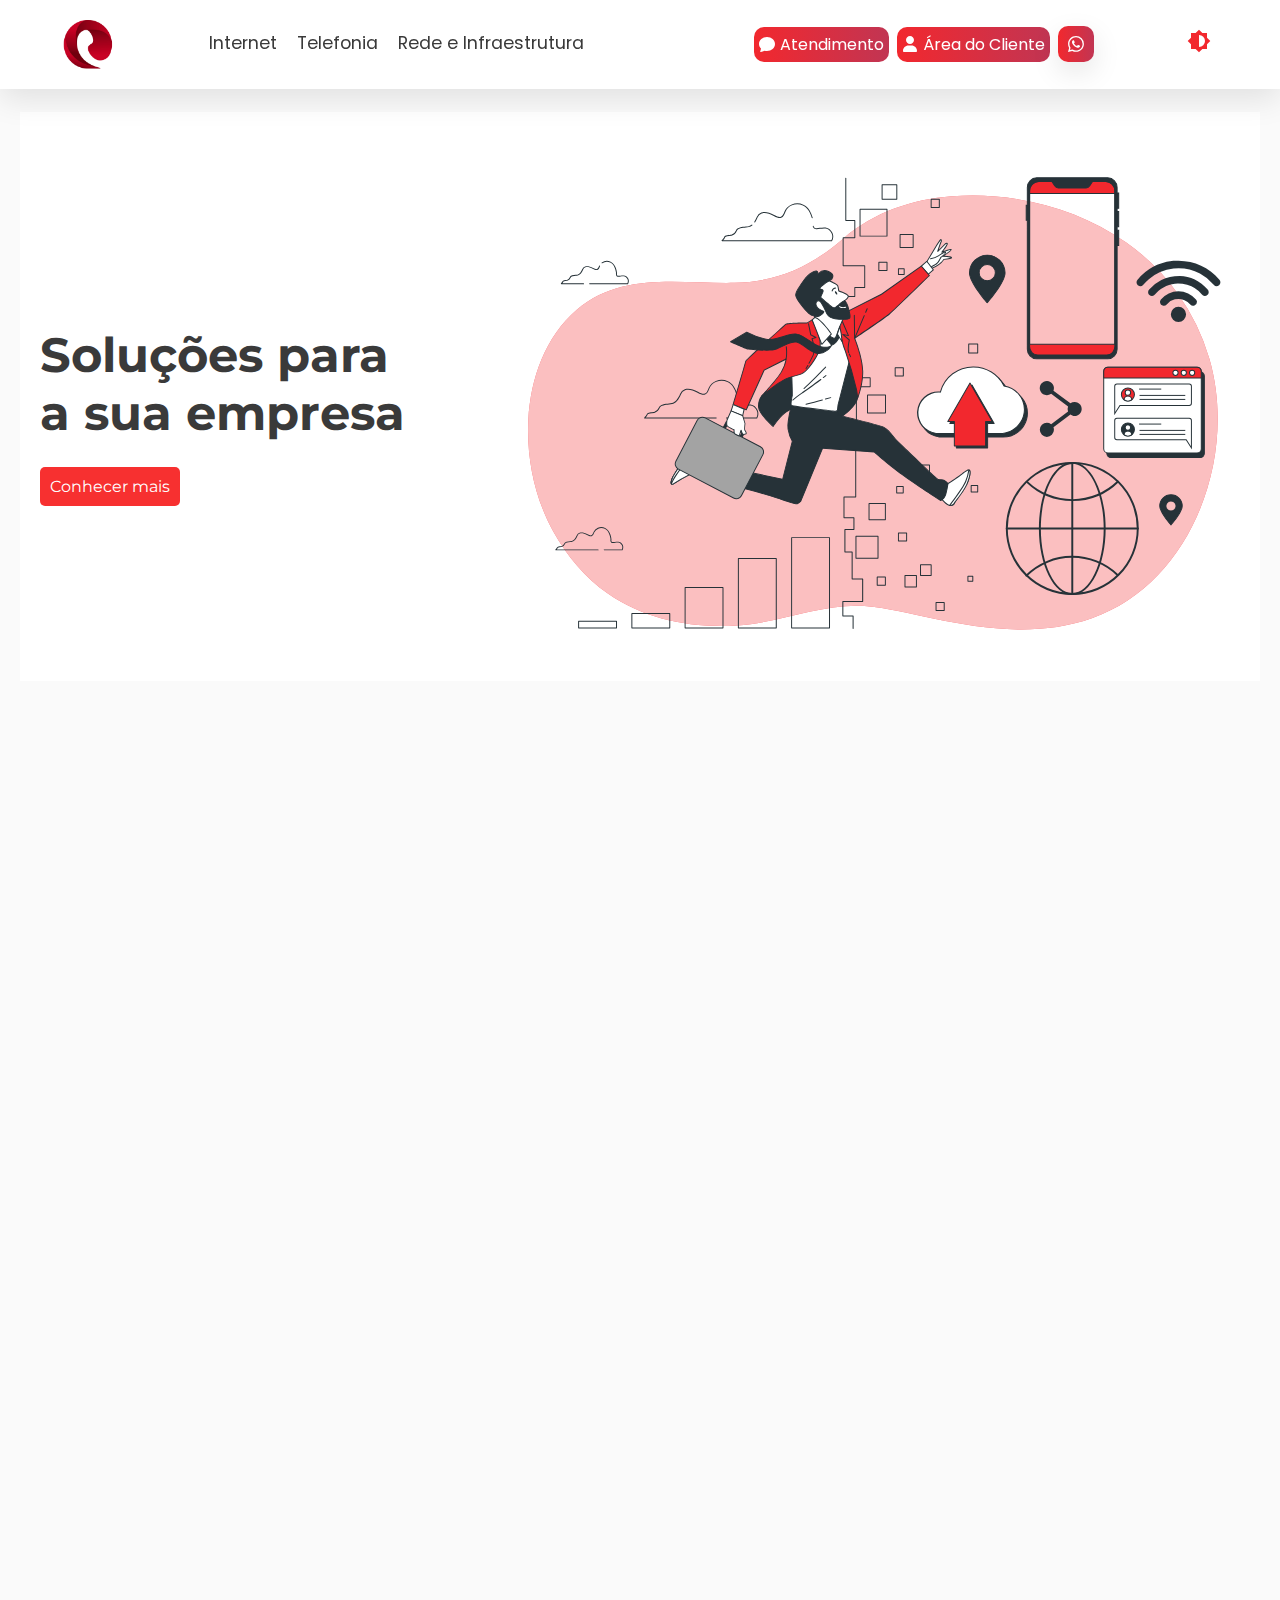
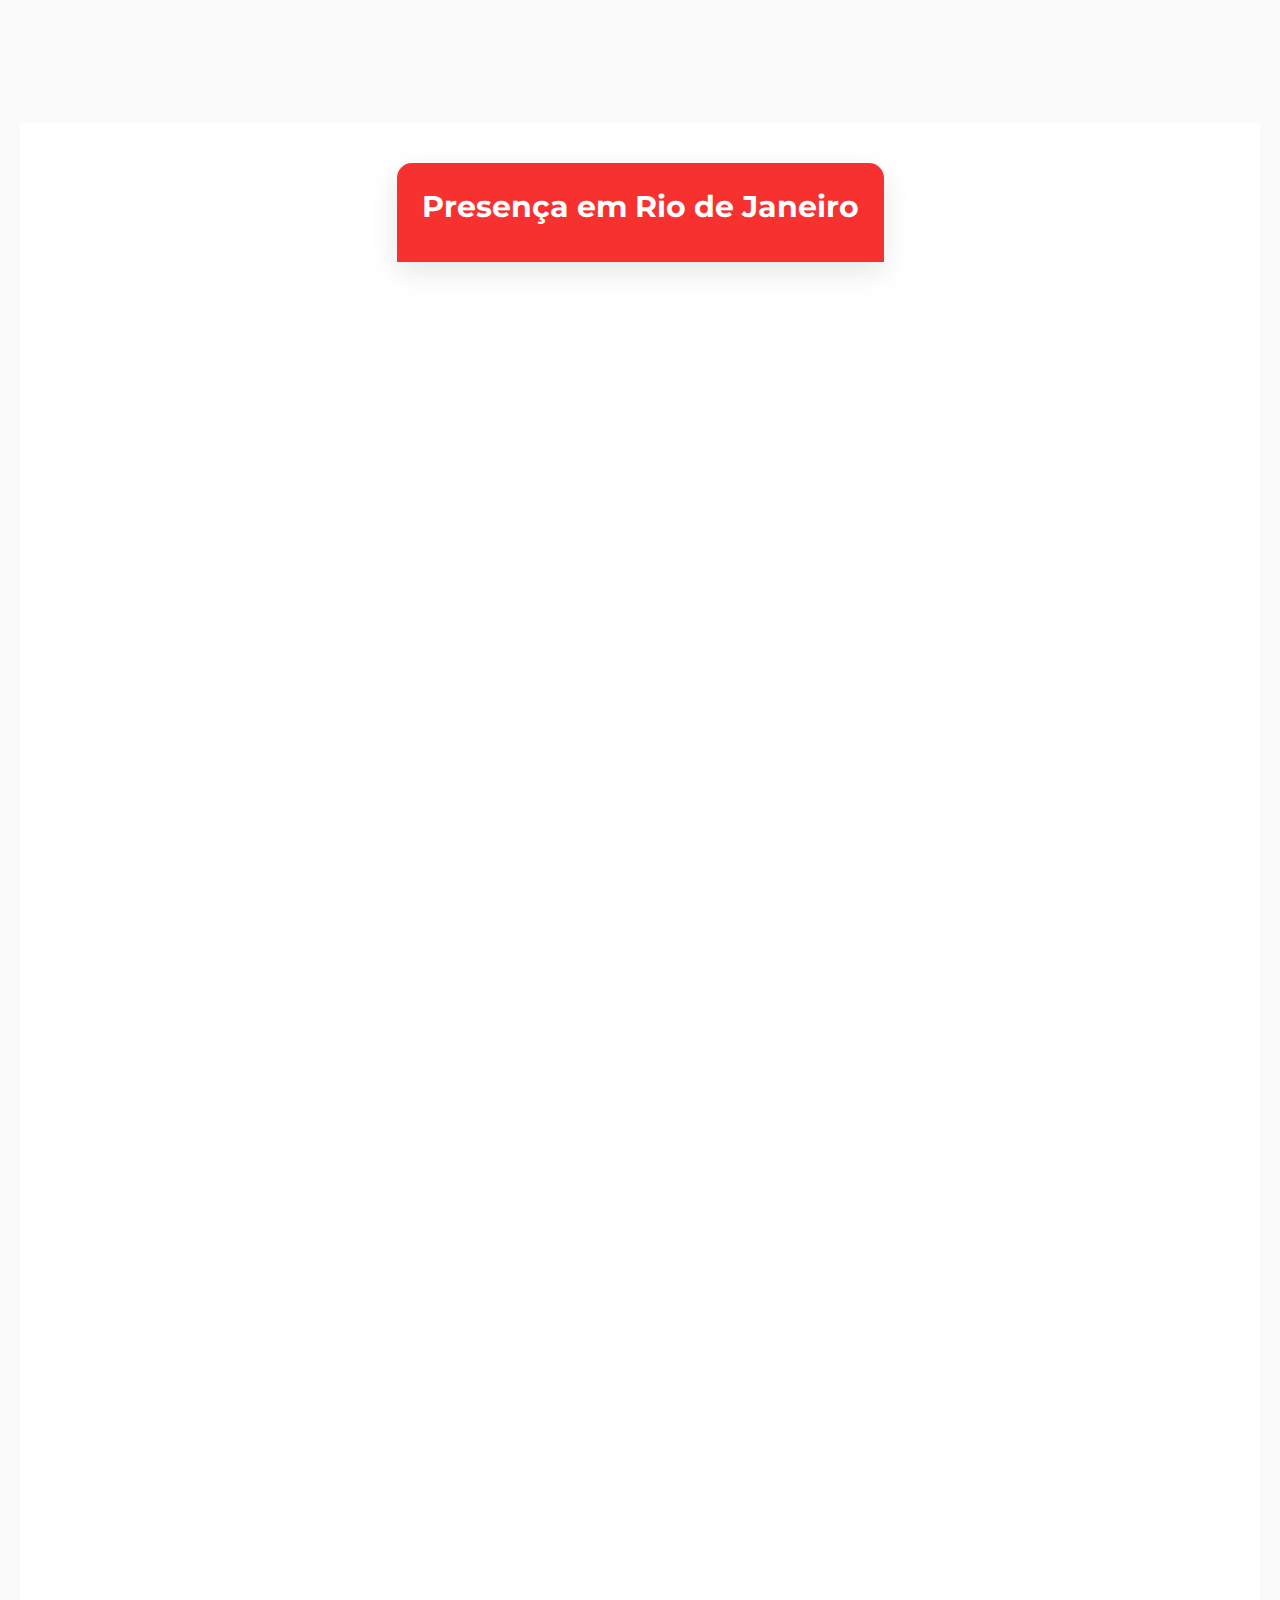
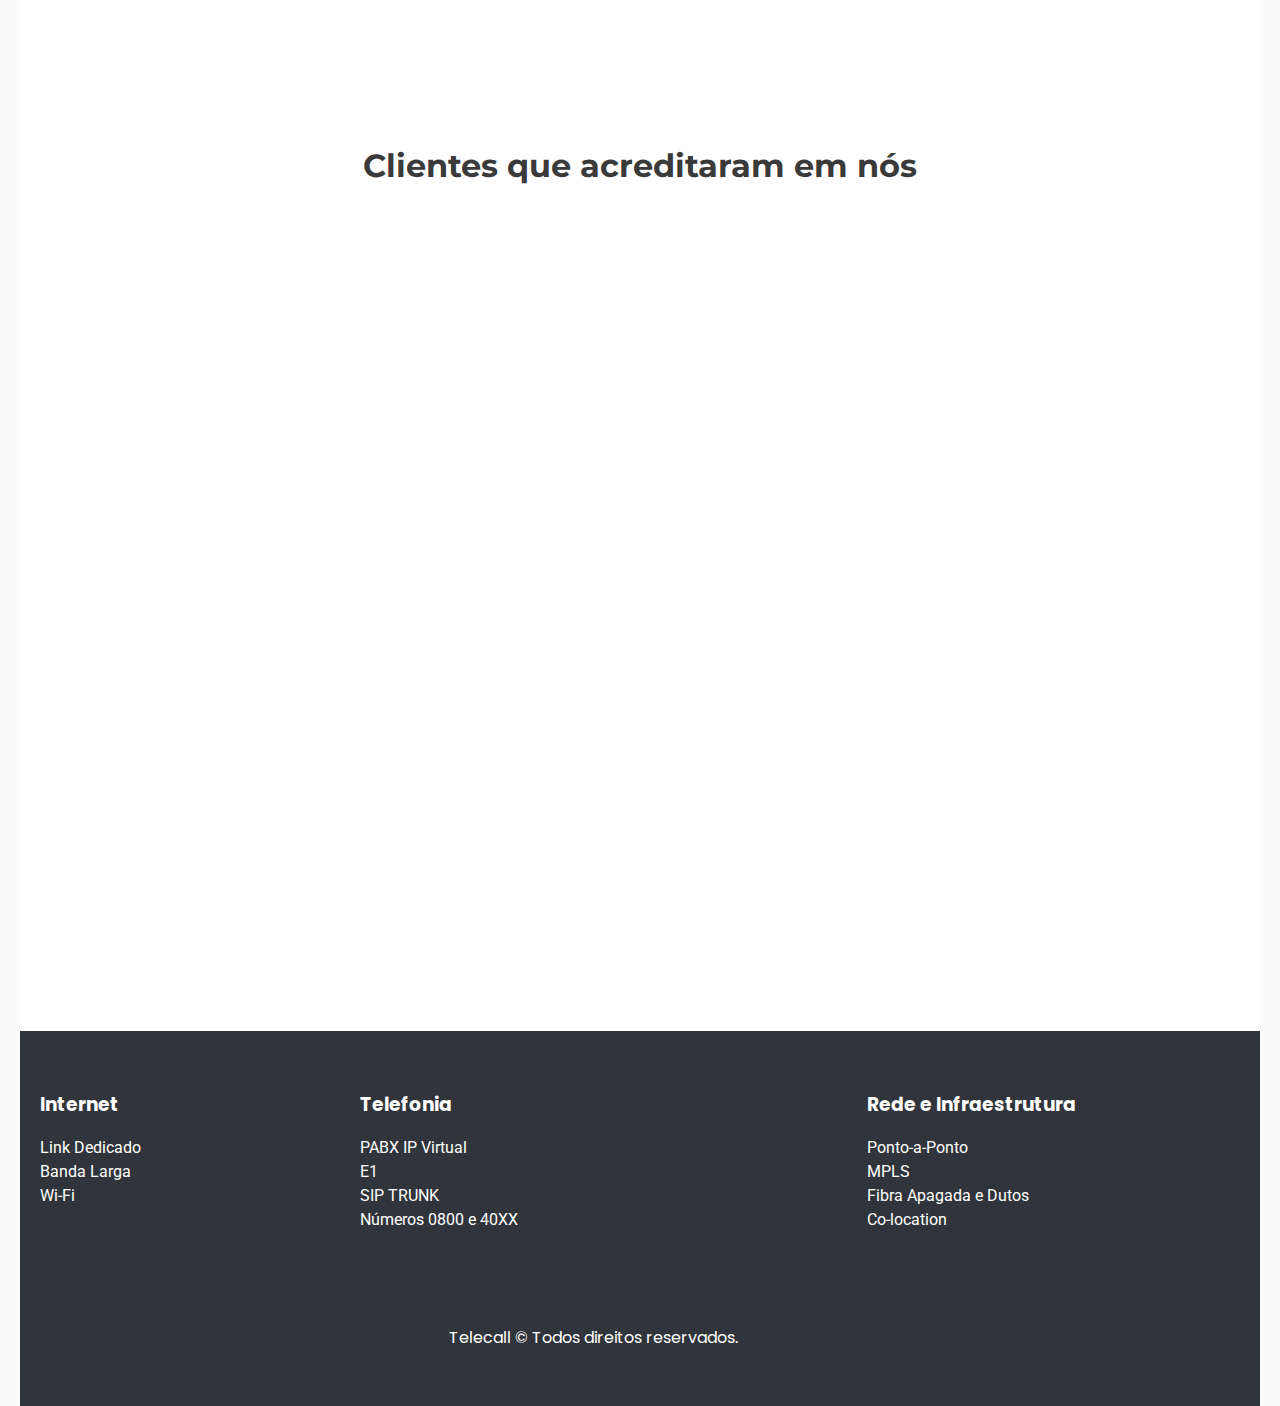
<file: index.html>
<!DOCTYPE html>
<html lang="pt-br">
    
<head>
    <meta charset="UTF-8">
    <meta http-equiv="X-UA-Compatible" content="IE=edge">
    <meta name="viewport" content="width=device-width, initial-scale=1.0">
    <link rel="shortcut icon" href="assets/img/logo.ico" type="image/x-icon">
    <meta name="description" content="Principal">
    <link rel="preload" href="assets/css/style.css" as="style">
    <link rel="stylesheet" href="assets/css/style.css">
    <title>Telecall - Soluções completas</title>
</head>

<body>
    <!-- MENU NAVBAR -->
    <header class="header">
        <a href="index.html"><img src="assets/img/logo.png" alt="Logo Telecall" width="50px" class="logo-telecall"></a>
        <div id="menu-hamburguer">
            <div id="menu">
                <nav>
                    <ul class="header-menu">
                        <li><a href="assets/pages/internet.html">Internet</a></li>
                        <li><a href="assets/pages/telefonia.html">Telefonia</a></li>
                        <li><a href="assets/pages/rede-infraestrutura.html">Rede e Infraestrutura</a></li>
                        <!-- <li><a href="/cpaas/cpaas.html">Serviços Adicionais</a></li> - LINK DIRECIONADO A PÁGINA DA CPAAS -->
                    </ul>
                </nav>
                <div class="header-chat-cliente">
                    <a href="assets/pages/atendimento.html" class="area-cliente"><span><img src="assets/img/chat-fill.svg"></span>Atendimento</a>
                    <a href="assets/pages/login.html" class="area-cliente"><span><img src="assets/img/user-solid.svg"></span>Área do Cliente</a>
                    <a href="https://api.whatsapp.com/send/?phone=5521936180100&text&app_absent=0" title="Atendente via Whatsapp"><img src="assets/img/whatsapp.svg" alt="Whatsapp Telecall" class="icons-wpp"></a>
                </div>
            </div>
        </div>
        <div class="buttons-navbar">
            <div class="dark">
                <button id="dark"><img src="assets/img/sun.svg" alt="Botão Dark Mode"></button>
            </div>
            <button id="btn-mobile"><img src="assets/img/list.svg" alt="Botão Mobile"></button>
        </div> 
    </header>
    <!-- SOLUÇÕES -->
    <main class="solucoes">
        <div>
            <h1 class="titulo-solucoes">Soluções para a sua empresa</h1>
            <a href="assets/pages/rede-infraestrutura.html" class="btn">Conhecer mais</a>
        </div>
        <img src="assets/img/solucao.svg" alt="Imagem Solução" class="solucoes-img">
    </main>
    <!-- QUEM SOMOS -->
    <main class="quem-somos" data-animacao="right">
        <img src="assets/img/logo.png" alt="Logo Telecall">
        <div>
            <h1 class="quem-somos-titulo">Telecall</h1>
            <p class="quem-somos-descricao">Com experiência acumulada de mais de 20 anos e a busca constante por inovação e tecnologia, a Telecall é referência no segmento de telecomunicações e sinônimo de qualidade e eficiência. </p>
            <p class="quem-somos-descricao">A Telecall foi fundada em 1998 e está sediada no Brasil, com escritórios em Miami, Portugal e Inglaterra.</p>
            <ul class="lista-quem-somos">
                <li class="missao">Nossa missão é garantir os melhores serviços aos nossos clientes, com a mobilidade, conectividade e segurança que só nós podemos oferecer.</li>
                <li>Nossa visão é ser reconhecida pela busca constante de inovação e tecnologia oferecendo apenas as melhores soluções de comunicação para nossos clientes.</li>
            </ul>
        </div>
    </main>
    <!-- SERVIÇOS -->
    <section class="servicos" data-animacao="left">
        <div class="servicos-titulos">
            <h1 class="servicos-titulo">Serviços</h1>
            <p class="servicos-descricao">Para a sua empresa</p>
        </div>
        <div class="produtos">
            <div class="produtos-item">
                <div class="produtos-titulo">
                    <h1><a href="assets/pages/internet.html">Internet</a></h1>
                </div>
                <p>Solução de Internet em Fibra com alta qualidade e disponibilidade.</p>
            </div>
            <div class="produtos-item">
                <div class="produtos-titulo">
                    <h1><a href="pages/telefonia.html">Telefonia</a></h1>
                </div>
                <p>Solução inteligente de PABX IP na núvem para sua telefonia fixa</p>
            </div>
            <div class="produtos-item">
                <div class="produtos-titulo">
                    <h1><a href="assets/pages/rede-infraestrutura.html">Rede e Infraestrutura</a></h1>
                </div>
                <p>Soluções sob medida para sua empresa.</p>
            </div>
        </div>
    </section>
    <!-- PRESENÇA -->
    <article class="presenca">
        <h1 class="presenca-titulo">Presença em Rio de Janeiro</h1>
        <div class="presenca-img" data-animacao="left">
            <div class="maparj">
                <img src="assets/img/mapa_fibra.jpg" alt="Mapa Rio de Janeiro" class="mapa-rj">
                <div class="presenca-info">
                    <h1 class="presenca-inforj-titulo">+800 km de rede no Rio de Janeiro</h1>
                    <p class="presenca-inforj-descricao">Soluções de acesso que possibilitam as empresas a se conectarem com internet com a máxima qualidade, disponibilidade e segurança</p>
                </div>
            </div>
        </div>
    </article>
    <!-- TELEFONIA -->
    <section class="principal-telefonia">
        <div  data-animacao="right">
            <h1 class="principal-telefonia-titulo">Conheça o PABX IP Virtual</h1>
            <p class="principal-telefonia-descricao">Uma solução de comunicação inteligente que vai reduzir seus gastos, aumentar usa produtividade, fidelizar seus clientes e integrar mais a sua equipe</p>
            <img src="assets/img/pabx.svg" alt="Imagem PABX">
            <a href="assets/pages/telefonia.html" class="btn">Saiba Mais</a>
        </div>
    </section>
    <!-- CLIENTES -->
    <section class="clientes">
        <h1 class="clientes-titulo">Clientes que acreditaram em nós</h1>
        <div class="clientes-depoimentos">
            <div class="clientes-item" data-animacao="left">
                <p>“.. Telecall realmente nos ajudou com uma Internet Dedicada de 200MB, ponto a ponto, 0800, siga-me,
                    WIFI... para atender todas as necessidades do nosso Comitê. O telefonema foi 100%.”</p>
                <img src="assets/img/logo-comite-australiano.png" alt="logo Comitê Australiano">
            </div>
            <div class="clientes-item" data-animacao="right">
                <blockquote>É com o coração transbordando de orgulho e gratidão que concluímos mais uma edição do Rock in Rio. Toda imaginação vivida nos sete dias do festival nunca teria sido possível sem a participação de marcas e profissionais como você, que acreditaram em nós e ajudaram a tornar nossos sonhos realidade...</blockquote>
                <img src="assets/img/logo-rock-in-rio.png" alt="Logo Rock in Rio">
            </div>
            <div class="clientes-item" data-animacao="left">
                <blockquote>A equipe da Telecall fez um trabalho fantástico. Profissionais totalmente comprometidos. No geral, uma entrega perfeita.</blockquote>
                <img src="assets/img/slstc.png" alt="Logo SLSTC">
            </div>
            <div class="clientes-item"  data-animacao="right">
                <blockquote>Graças ao Telecall, a operação foi um sucesso e a transmissão ocorreu como desejado. Obrigado pela atenção, cuidado e esforço de toda a equipe com nosso produto... Muito obrigado e parabéns pelo excelente trabalho. Um novo padrão de entrega e operação excepcional.</blockquote>
                <img src="assets/img/logo-maratona.png" alt="Logo Maratona">
            </div>
        </div>
    </section>
    <!-- RODAPÉ -->
    <footer>
        <div>
            <h3>Internet</h3>
            <ul>
                <li><a href="assets/pages/internet.html">Link Dedicado</a></li>
                <li><a href="assets/pages/internet.html">Banda Larga</a></li>
                <li><a href="assets/pages/internet.html">Wi-Fi</a></li>
            </ul>
        </div>
        <div>
            <h3>Telefonia</h3>
            <ul>
                <li><a href="assets/pages/telefonia.html">PABX IP Virtual</a></li>
                <li><a href="assets/pages/telefonia.html">E1</a></li>
                <li><a href="assets/pages/telefonia.html">SIP TRUNK</a></li>
                <li><a href="assets/pages/telefonia.html">Números 0800 e 40XX</a></li>
            </ul>
        </div>
        <div>
            <h3>Rede e Infraestrutura</h3>
            <ul>
                <li><a href="assets/pages/rede-infraestrutura.html">Ponto-a-Ponto</a></li>
                <li><a href="assets/pages/rede-infraestrutura.html">MPLS</a></li>
                <li><a href="assets/pages/rede-infraestrutura.html">Fibra Apagada e Dutos</a></li>
                <li><a href="assets/pages/rede-infraestrutura.html">Co-location</a></li>
            </ul>
        </div>
        <p class="copyright">Telecall © Todos direitos reservados.</p>
    </footer>
    <script src="assets/js/script.js"></script>
    <script src="assets/js/darkmode.js"></script>
</body>

</html>
</file>
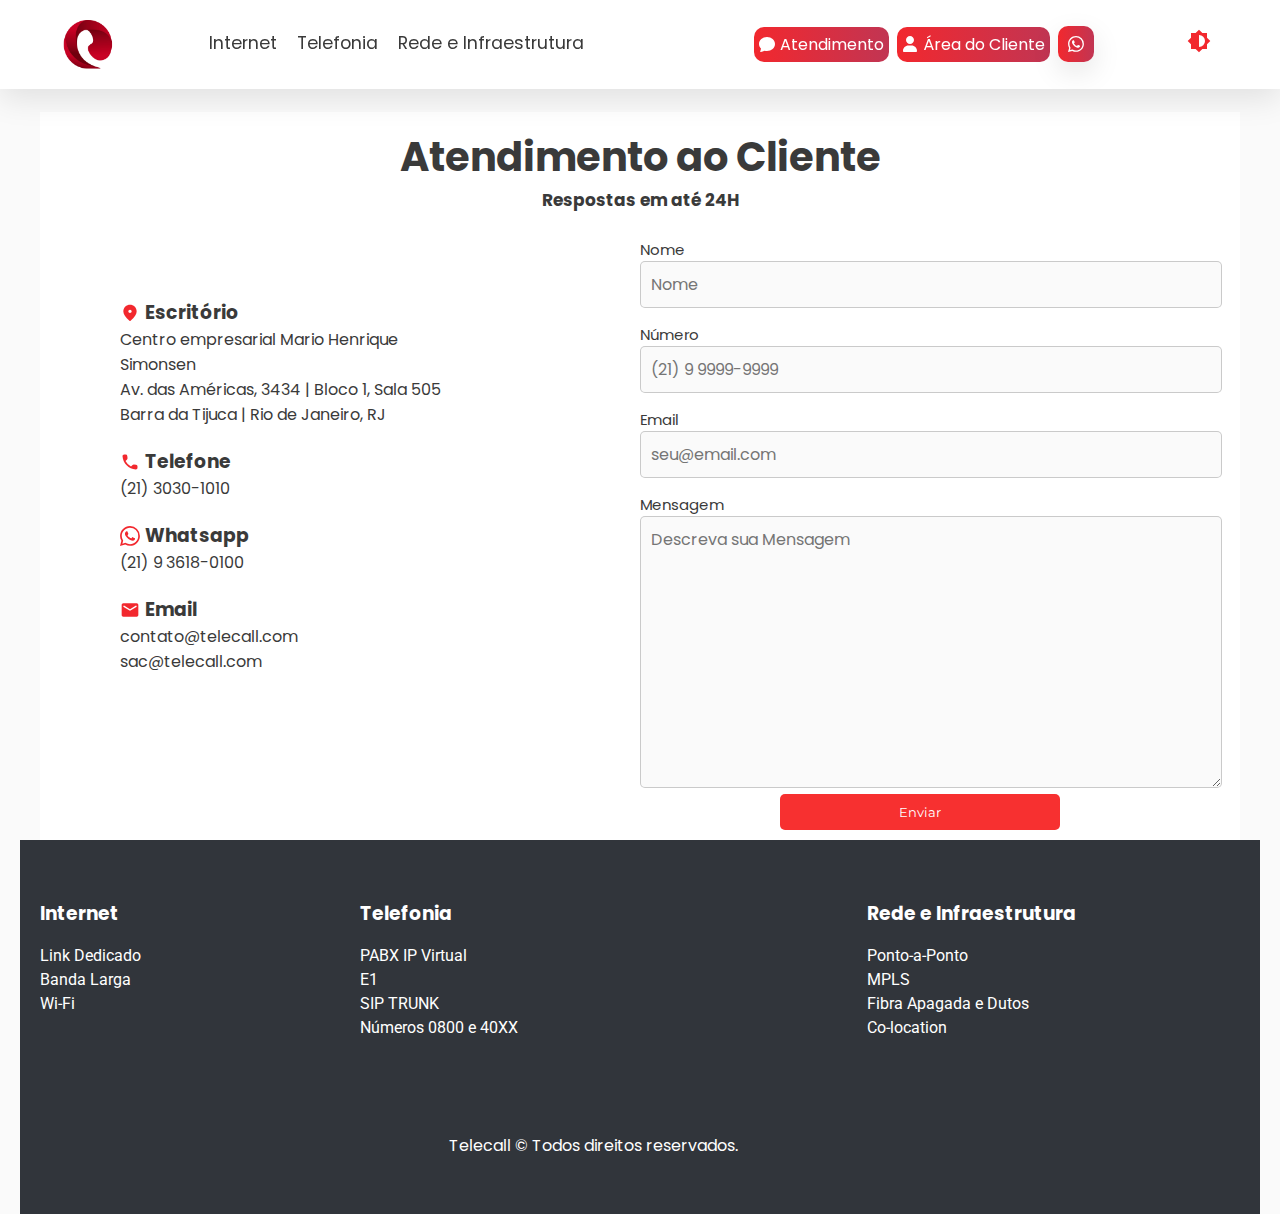
<file: assets/pages/atendimento.html>
<!DOCTYPE html>
<html lang="pt-br">
    
<head>
    <meta charset="UTF-8">
    <meta http-equiv="X-UA-Compatible" content="IE=edge">
    <meta name="viewport" content="width=device-width, initial-scale=1.0">
    <link rel="shortcut icon" href="../img/logo.ico" type="image/x-icon">
    <meta name="description" content="Atendimento">
    <link rel="preload" href="../css/style.css" as="style">
    <link rel="stylesheet" href="../css/style.css">
    <title>Atendimento - Telecall</title>
</head>

<body>
    <!-- MENU NAVBAR -->
    <header class="header">
        <a href="/telecall/index.html"><img src="../img/logo.png" alt="Logo Telecall" width="50px" class="logo-telecall"></a>
        <div id="menu-hamburguer">
            <div id="menu">
                <nav>
                    <ul class="header-menu">
                        <li><a href="internet.html">Internet</a></li>
                        <li><a href="telefonia.html">Telefonia</a></li>
                        <li><a href="rede-infraestrutura.html">Rede e Infraestrutura</a></li>
                        <!-- <li><a href="/cpaas/cpaas.html">Serviços Adicionais</a></li> LINK DIRECIONADO A PÁGINA DA CPAAS -->
                    </ul>
                </nav>
                <div class="header-chat-cliente">
                    <a href="atendimento.html" class="area-cliente"><span><img src="../img/chat-fill.svg"></span>Atendimento</a>
                    <a href="login.html" class="area-cliente"><span><img src="../img/user-solid.svg"></span>Área do Cliente</a>
                    <a href="https://api.whatsapp.com/send/?phone=5521936180100&text&app_absent=0" title="Atendente via Whatsapp"><img src="../img/whatsapp.svg" alt="Whatsapp" class="icons-wpp"></a>
                </div>
            </div>
        </div>
        <div class="buttons-navbar">
            <div class="dark">
                <button id="dark"><img src="../img/sun.svg" alt="Botão Dark Mode"></button>
            </div>
            <button id="btn-mobile"><img src="../img/list.svg" alt="Botão Mobile"></button>
        </div> 
    </header>
    <!-- ATENDIMENTO -->
    <main class="atendimento">
        <div class="atendimento-titulos">
            <h1>Atendimento ao Cliente</h1>
            <h2>Respostas em até 24H</h2>
        </div>
        <!-- DADOS -->
        <div class="dados-form">
            <div class="atendimento-dados">
                <h3 class="atendimento-titulo-escritorio"><span><img src="../img/local.svg" alt="Icone Local"></span>Escritório</h3>
                <ul>
                    <li>Centro empresarial Mario Henrique Simonsen</li>
                    <li>Av. das Américas, 3434 | Bloco 1, Sala 505</li>
                    <li>Barra da Tijuca | Rio de Janeiro, RJ</li>
                </ul>
                <h3 class="atendimento-titulo-escritorio"><span><img src="../img/telefone.svg" alt="Icone Telefone"></span>Telefone</h3>
                <ul>
                    <li>(21) 3030-1010</li>
                </ul>
                <h3 class="atendimento-titulo-escritorio"><span><img src="../img/whatsapp2.svg" alt="Icone Whatsapp"></span>Whatsapp</h3>
                <ul>
                    <li>(21) 9 3618-0100</li>
                </ul>
                <h3 class="atendimento-titulo-email"><span><img src="../img/email.svg" alt="Icone E-mail"></span>Email</h3>
                <ul>
                    <li>contato@telecall.com</li>
                    <li>sac@telecall.com</li>
                </ul>
            </div>
            <!-- FORMULÁRIO -->
            <div class="atendimento-form">
                <form name="contato" id="contato">
                    <label for="nome">Nome</label>
                    <input type="text" name="nome" id="nome" placeholder="Nome" required>
                    <label for="numero">Número</label>
                    <input type="number" name="numero" id="numero" placeholder="(21) 9 9999-9999" maxlength="11" required>
                    <label for="email">Email</label>
                    <input type="email" name="email" id="email" placeholder="seu@email.com" required>
                    <label for="mensagem">Mensagem</label>
                    <textarea name="mensagem" id="mensagem" cols="30" rows="10" placeholder="Descreva sua Mensagem" required></textarea>
                    <div class="butao"><button type="submit" class="btn">Enviar</button></div>
                </form>
            </div>
        </div>
    </main>
    <!-- RODAPÉ -->
    <footer>
        <div>
            <h3>Internet</h3>
            <ul>
                <li><a href="internet.html">Link Dedicado</a></li>
                <li><a href="internet.html">Banda Larga</a></li>
                <li><a href="internet.html">Wi-Fi</a></li>
            </ul>
        </div>
        <div>
            <h3>Telefonia</a></h3>
            <ul>
                <li><a href="telefonia.html">PABX IP Virtual</a></li>
                <li><a href="telefonia.html">E1</a></li>
                <li><a href="telefonia.html">SIP TRUNK</a></li>
                <li><a href="telefonia.html">Números 0800 e 40XX</a></li>
            </ul>
        </div>
        <div>
            <h3>Rede e Infraestrutura</h3>
            <ul>
                <li><a href="rede-infraestrutura.html">Ponto-a-Ponto</a></li>
                <li><a href="rede-infraestrutura.html">MPLS</a></li>
                <li><a href="rede-infraestrutura.html">Fibra Apagada e Dutos</a></li>
                <li><a href="rede-infraestrutura.html">Co-location</a></li>
            </ul>
        </div>
        <p class="copyright">Telecall © Todos direitos reservados.</p>
    </footer>
    <script src="../js/script.js"></script>
    <script src="../js/darkmode.js"></script>
</body>

</html>
</file>
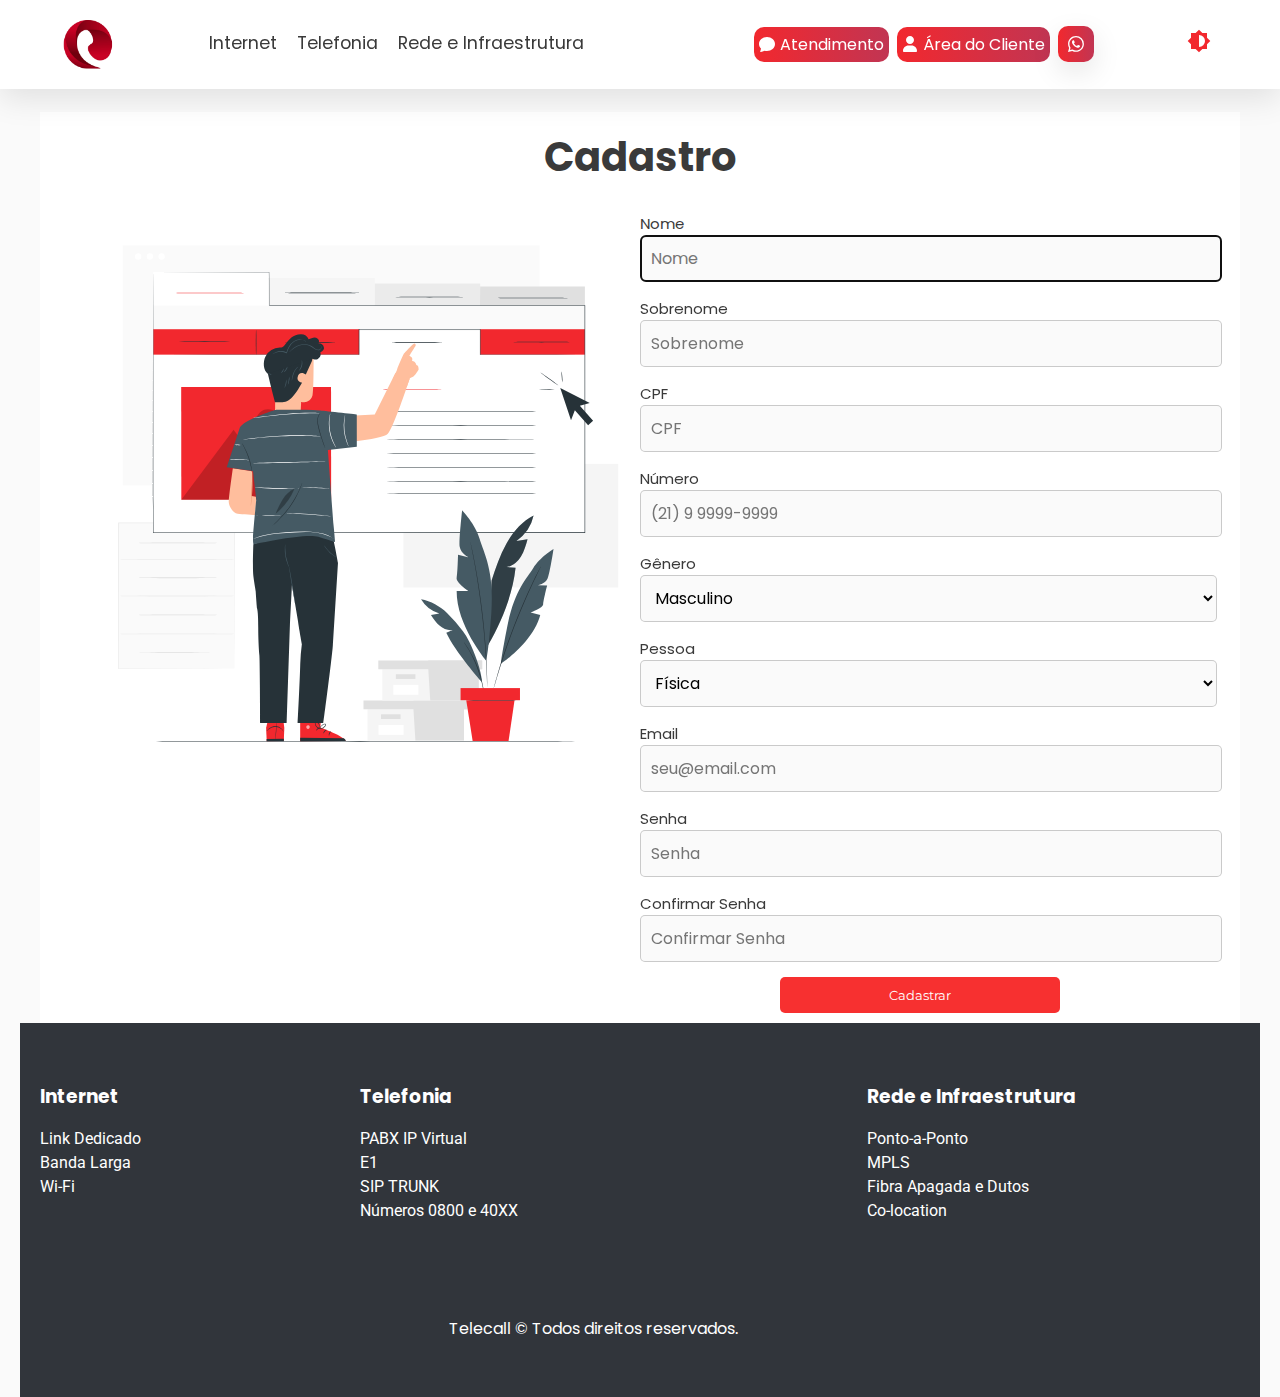
<file: assets/pages/cadastro.html>
<!DOCTYPE html>
<html lang="pt-br">

<head>
    <meta charset="UTF-8">
    <meta http-equiv="X-UA-Compatible" content="IE=edge">
    <meta name="viewport" content="width=device-width, initial-scale=1.0">
    <link rel="shortcut icon" href="../img/logo.ico" type="image/x-icon">
    <meta name="description" content="Cadastro">
    <link rel="preload" href="../css/style.css" as="style">
    <link rel="stylesheet" href="../css/style.css">
    <title>Cadastro - Telecall</title>
</head>

<body>
    <!-- MENU NAVBAR -->
    <header class="header">
        <a href="/telecall/index.html"><img src="../img/logo.png" alt="Logo Telecall" width="50px" class="logo-telecall"></a>
        <div id="menu-hamburguer">
            <div id="menu">
                <nav>
                    <ul class="header-menu">
                        <li><a href="internet.html">Internet</a></li>
                        <li><a href="telefonia.html">Telefonia</a></li>
                        <li><a href="rede-infraestrutura.html">Rede e Infraestrutura</a></li>
                        <!-- <li><a href="/cpaas/cpaas.html">Serviços Adicionais</a></li> LINK DIRECIONADO A PÁGINA DA CPAAS -->
                    </ul>
                </nav>
                <div class="header-chat-cliente">
                    <a href="atendimento.html" class="area-cliente"><span><img src="../img/chat-fill.svg"></span>Atendimento</a>
                    <a href="login.html" class="area-cliente"><span><img src="../img/user-solid.svg"></span>Área do Cliente</a>
                    <a href="https://api.whatsapp.com/send/?phone=5521936180100&text&app_absent=0" title="Atendente via Whatsapp"><img src="../img/whatsapp.svg" alt="Whatsapp" class="icons-wpp"></a>
                </div>
            </div>
        </div>
        <div class="buttons-navbar">
            <div class="dark">
                <button id="dark"><img src="../img/sun.svg" alt="Botão Dark Mode"></button>
            </div>
            <button id="btn-mobile"><img src="../img/list.svg" alt="Botão Mobile"></button>
        </div> 
    </header>
    <!-- CADASTRO -->
    <main class="cadastro">
        <div class="cadastro-titulos">
            <h1>Cadastro</h1>
        </div>
        <div class="dados-form">
            <img src="../img/cadastro.svg" alt="Cadastro" class="img-cadastro">
            <div class="cadastro-form">
                <form>
                    <label for="nome">Nome</label>
                    <input type="text" name="nome" id="nome" placeholder="Nome" required autofocus class="input-cadastro">
                    <label for="nome">Sobrenome</label>
                    <input type="text" name="sobrenome" id="sobrenome" placeholder="Sobrenome" required class="input-cadastro">
                    <label for="nome">CPF</label>
                    <input type="text" name="cpf" id="cpf" placeholder="CPF" required class="input-cadastro" onblur="mascaraCpf(this)">
                    <label for="numero">Número</label>
                    <input type="text" name="numero" id="numero" placeholder="(21) 9 9999-9999" maxlength="11" required class="input-cadastro" onblur="mascaraCell(this)" onfocus="tiraHifen(this)">
                    <label for="genero">Gênero</label>
                    <div id="genero">
                        <select class="">
                            <option value="genero">Masculino</option>
                            <option value="genero">Feminino</option>
                            <option value="genero">Outros</option>
                        </select>
                    </div>
                    <label for="pessoa">Pessoa</label>
                    <div id="pessoa">
                        <select class="">
                            <option value="pessoa">Física</option>
                            <option value="pessoa">Jurídica</option>
                        </select>
                    </div>
                    <label for="email">Email</label>
                    <input type="email" name="email" id="email" placeholder="seu@email.com" required class="input-cadastro">
                    <label for="nome">Senha</label>
                    <input type="text" name="senha1" id="senha1" placeholder="Senha" required class="input-cadastro">
                    <label for="nome">Confirmar Senha</label>
                    <input type="text" name="senha2" id="senha2" placeholder="Confirmar Senha" required class="input-cadastro">
                    <div class="butao"><button type="submit" class="btn" onclick="verificar(this.form)">Cadastrar</button></div>
                </form>
            </div>
        </div>
    </main>
    <!-- RODAPÉ -->
    <footer>
        <div>
            <h3>Internet</h3>
            <ul>
                <li><a href="internet.html">Link Dedicado</a></li>
                <li><a href="internet.html">Banda Larga</a></li>
                <li><a href="internet.html">Wi-Fi</a></li>
            </ul>
        </div>
        <div>
            <h3>Telefonia</a></h3>
            <ul>
                <li><a href="telefonia.html">PABX IP Virtual</a></li>
                <li><a href="telefonia.html">E1</a></li>
                <li><a href="telefonia.html">SIP TRUNK</a></li>
                <li><a href="telefonia.html">Números 0800 e 40XX</a></li>
            </ul>
        </div>
        <div>
            <h3>Rede e Infraestrutura</h3>
            <ul>
                <li><a href="rede-infraestrutura.html">Ponto-a-Ponto</a></li>
                <li><a href="rede-infraestrutura.html">MPLS</a></li>
                <li><a href="rede-infraestrutura.html">Fibra Apagada e Dutos</a></li>
                <li><a href="rede-infraestrutura.html">Co-location</a></li>
            </ul>
        </div>
        <p class="copyright">Telecall © Todos direitos reservados.</p>
    </footer>
    <script src="../js/cadastro.js"></script>
    <script src="../js/darkmode.js></script>
</body>

</html>
</file>
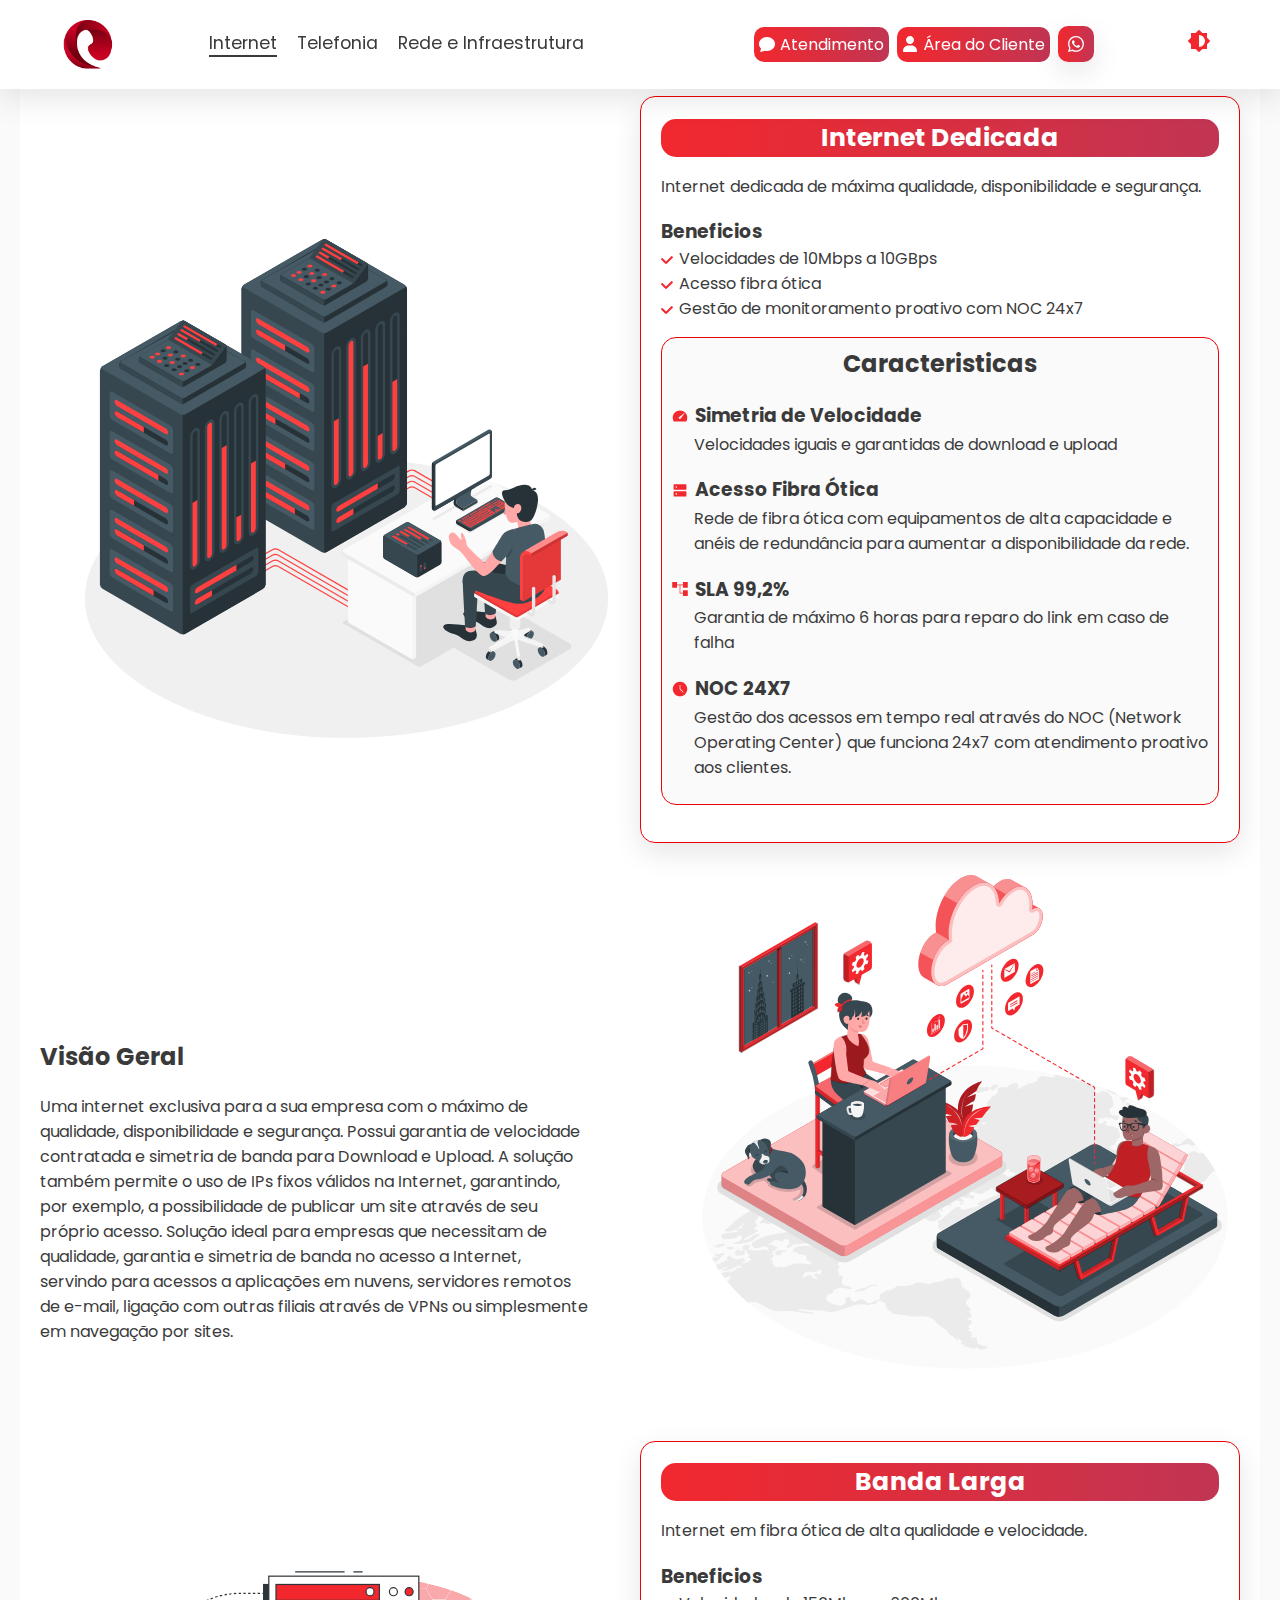
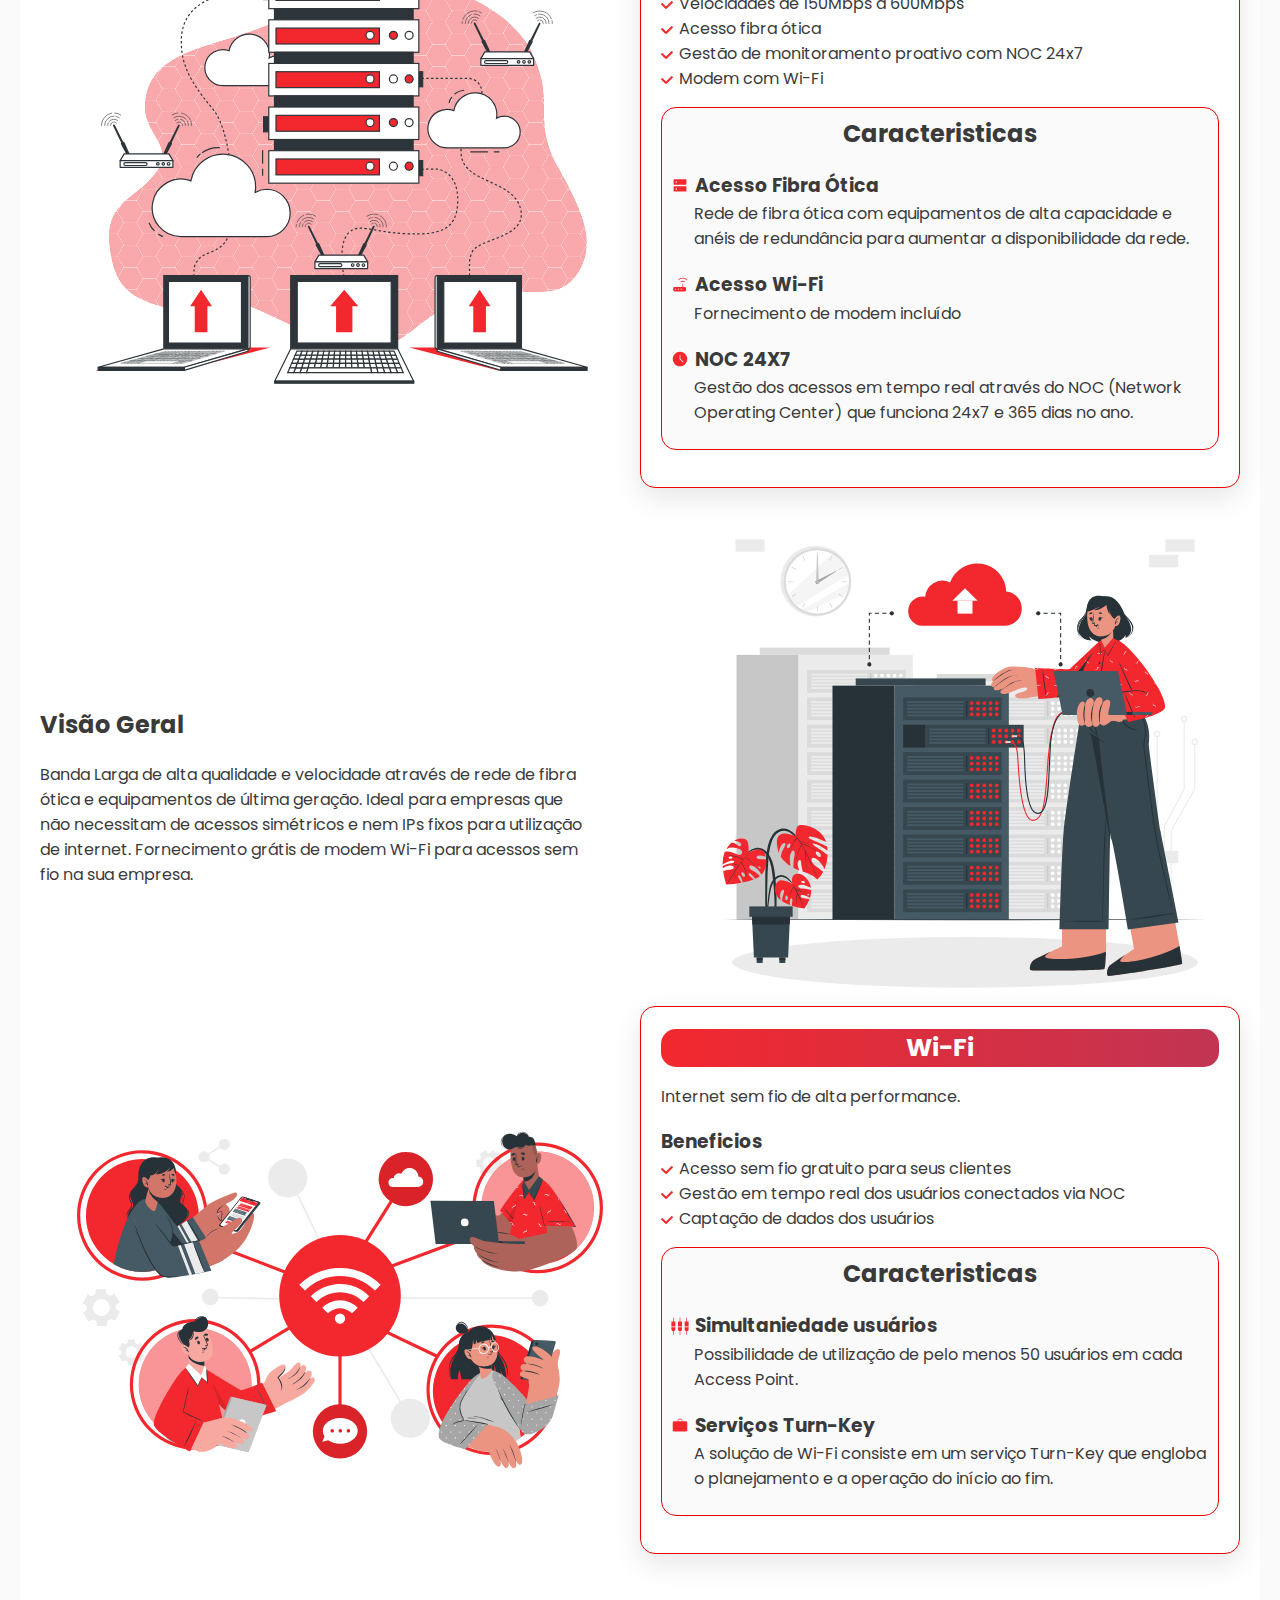
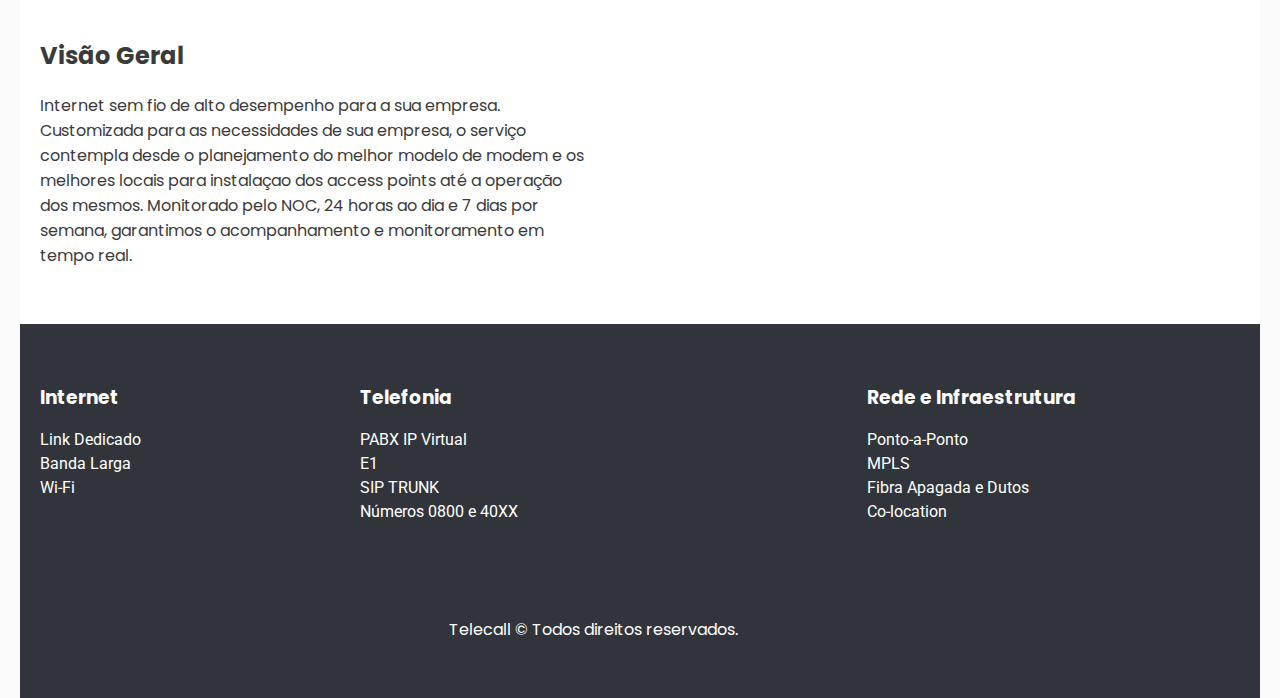
<file: assets/pages/internet.html>
<!DOCTYPE html>
<html lang="pt-br">
    
<head>
    <meta charset="UTF-8">
    <meta http-equiv="X-UA-Compatible" content="IE=edge">
    <meta name="viewport" content="width=device-width, initial-scale=1.0">
    <link rel="shortcut icon" href="../img/logo.ico" type="image/x-icon">
    <meta name="description" content="Internet">
    <link rel="preload" href="../css/style.css" as="style">
    <link rel="stylesheet" href="../css/style.css">
    <title>Internet - Telecall</title>
</head>

<body>
    <!-- MENU NAVBAR -->
    <header class="header">
        <a href="/telecall/index.html"><img src="../img/logo.png" alt="Logo Telecall" width="50px" class="logo-telecall"></a>
        <div id="menu-hamburguer">
            <div id="menu">
                <nav>
                    <ul class="header-menu">
                        <li><a href="internet.html">Internet</a></li>
                        <li><a href="telefonia.html">Telefonia</a></li>
                        <li><a href="rede-infraestrutura.html">Rede e Infraestrutura</a></li>
                        <!-- <li><a href="/cpaas/cpaas.html">Serviços Adicionais</a></li> LINK DIRECIONADO A PÁGINA DA CPAAS -->
                    </ul>
                </nav>
                <div class="header-chat-cliente">
                    <a href="atendimento.html" class="area-cliente"><span><img src="../img/chat-fill.svg"></span>Atendimento</a>
                    <a href="login.html" class="area-cliente"><span><img src="../img/user-solid.svg"></span>Área do Cliente</a>
                    <a href="https://api.whatsapp.com/send/?phone=5521936180100&text&app_absent=0" title="Atendente via Whatsapp"><img src="../img/whatsapp.svg" alt="Whatsapp" class="icons-wpp"></a>
                </div>
            </div>
        </div>
        <div class="buttons-navbar">
            <div class="dark">
                <button id="dark"><img src="../img/sun.svg" alt="Botão Dark Mode"></button>
            </div>
            <button id="btn-mobile"><img src="../img/list.svg" alt="Botão Mobile"></button>
        </div> 
    </header>
    <!-- INTERNET DEDICADA -->
    <main class="produtos" id="internet-dedicada">
        <div class="produtos-dedicada">
            <div class="produtos-descricao">
                <img src="../img/internet-dedicada.svg" alt="Internet Dedicada" class="img-internet" >
                <div class="produtos-beneficios" >
                    <h1>Internet Dedicada</h1>
                    <p>Internet dedicada de máxima qualidade, disponibilidade e segurança.</p>
                    <div class="beneficios">
                        <h3>Beneficios</h3>
                        <ul>
                            <li class="beneficios-lista">Velocidades de 10Mbps a 10GBps</li>
                            <li class="beneficios-lista">Acesso fibra ótica</li>
                            <li class="beneficios-lista">Gestão de monitoramento proativo com NOC 24x7</li>
                        </ul>
                    </div>
                    <div class="produtos-caracteristicas">
                        <h2>Caracteristicas</h2>
                        <div>
                            <h3><span><img src="../img/velocidade.svg" alt="Icone Velocidade"></span>Simetria de Velocidade</h3>
                            <p class="caracteristicas-beneficios">Velocidades iguais e garantidas de download e upload
                            </p>
                        </div>
                        <div>
                            <h3><span><img src="../img/server.svg" alt="Icone Server"></span>Acesso Fibra Ótica</h3>
                            <p class="caracteristicas-beneficios">Rede de fibra ótica com equipamentos de alta capacidade e anéis de redundância para aumentar a disponibilidade da rede.</p>
                        </div>
                        <div>
                            <h3><span><img src="../img/link.svg" alt="Icone Link"></span>SLA 99,2%</h3>
                            <p class="caracteristicas-beneficios">Garantia de máximo 6 horas para reparo do link em caso de falha</p>
                        </div>
                        <div>
                            <h3><span><img src="../img/clock.svg" alt="Icone Clock"></span>NOC 24X7</h3>
                            <p class="caracteristicas-beneficios">Gestão dos acessos em tempo real através do NOC (Network Operating Center) que funciona 24x7 com atendimento proativo aos clientes.</p>
                        </div>
                    </div>
                </div>
            </div>
            <div class="produtos-visao-caracteristicas">
                <div class="produtos-visao-geral">
                    <h2>Visão Geral</h2>
                    <p>Uma internet exclusiva para a sua empresa com o máximo de qualidade, disponibilidade e segurança. Possui garantia de velocidade contratada e simetria de banda para Download e Upload. A solução também permite o uso de IPs fixos válidos na Internet, garantindo, por exemplo, a possibilidade de publicar um site através de seu próprio acesso. Solução ideal para empresas que necessitam de qualidade, garantia e simetria de banda no acesso a Internet, servindo para acessos a aplicações em nuvens, servidores remotos de e-mail, ligação com outras filiais através de VPNs ou simplesmente em navegação por sites.</p>
                </div>
                <img src="../img/company.svg" alt="Empresa" class="img-internet"  style="margin-bottom: 5rem;">
            </div>
        </div>
        <!-- BANDA LARGA -->
        <div class="banda-larga">
            <div class="produtos-descricao">
                <img src="../img/banda-larga.svg" alt="Banda Larga" class="img-internet" >
                <div class="produtos-beneficios" >
                    <h1>Banda Larga</h1>
                    <p>Internet em fibra ótica de alta qualidade e velocidade.</p>
                    <div class="beneficios">
                        <h3>Beneficios</h3>
                        <ul>
                            <li class="beneficios-lista">Velocidades de 150Mbps a 600Mbps</li>
                            <li class="beneficios-lista">Acesso fibra ótica
                            </li>
                            <li class="beneficios-lista">Gestão de monitoramento proativo com NOC 24x7</li>
                            <li class="beneficios-lista">Modem com Wi-Fi</li>
                        </ul>
                    </div>
                    <div class="produtos-caracteristicas">
                        <h2>Caracteristicas</h2>
                        <div>
                            <h3><span><img src="../img/server.svg" alt="Icone Server"></span>Acesso Fibra Ótica</h3>
                            <p class="caracteristicas-beneficios">Rede de fibra ótica com equipamentos de alta capacidade e anéis de redundância para aumentar a disponibilidade da rede.</p>
                        </div>
                        <div>
                            <h3><span><img src="../img/roteador.svg" alt="Icone Roteador"></span>Acesso Wi-Fi</h3>
                            <p class="caracteristicas-beneficios">Fornecimento de modem incluído</p>
                        </div>
                        <div>
                            <h3><span><img src="../img/clock.svg" alt="Icone Clock"></span>NOC 24X7</h3>
                            <p class="caracteristicas-beneficios">Gestão dos acessos em tempo real através do NOC (Network Operating Center) que funciona 24x7 e 365 dias no ano.</p>
                        </div>
                    </div>
                </div>
            </div>
            <div class="produtos-visao-caracteristicas">
                <div class="produtos-visao-geral">
                    <h2>Visão Geral</h2>
                    <p>Banda Larga de alta qualidade e velocidade através de rede de fibra ótica e equipamentos de última geração. Ideal para empresas que não necessitam de acessos simétricos e nem IPs fixos para utilização de internet. Fornecimento grátis de modem Wi-Fi para acessos sem fio na sua empresa.
                    </p>
                </div>
                <img src="../img/banda-larga2.svg" alt="Visão Geral" class="img-internet" >
            </div>
        </div>
        <!-- WIFI -->
        <div class="wifi">
            <div class="produtos-descricao">
                <img src="../img/wifi.svg" alt="Wifi" class="img-internet">
                <div class="produtos-beneficios" >
                    <h1>Wi-Fi</h1>
                    <p>Internet sem fio de alta performance.</p>
                    <div class="beneficios">
                        <h3>Beneficios</h3>
                        <ul>
                            <li class="beneficios-lista">Acesso sem fio gratuito para seus clientes</li>
                            <li class="beneficios-lista">Gestão em tempo real dos usuários conectados via NOC
                            </li>
                            <li class="beneficios-lista">Captação de dados dos usuários</li>
                            </li>
                        </ul>
                    </div>
                    <div class="produtos-caracteristicas">
                        <h2>Caracteristicas</h2>
                        <div>
                            <h3><span><img src="../img/simultaneo.svg"></span>Simultaniedade usuários</h3>
                            <p class="caracteristicas-beneficios">Possibilidade de utilização de pelo menos 50 usuários em cada Access Point.</p>
                        </div>
                        <div>
                            <h3><span><img src="../img/maleta.svg"></span>Serviços Turn-Key</h3>
                            <p class="caracteristicas-beneficios">A solução de Wi-Fi consiste em um serviço Turn-Key que engloba o planejamento e a operação do início ao fim.</p>
                        </div>
                    </div>
                </div>
            </div>
            <div class="produtos-visao-caracteristicas">
                <div class="produtos-visao-geral">
                    <h2>Visão Geral</h2>
                    <p>Internet sem fio de alto desempenho para a sua empresa. Customizada para as necessidades de sua empresa, o serviço contempla desde o planejamento do melhor modelo de modem e os melhores locais para instalaçao dos access points até a operação dos mesmos. Monitorado pelo NOC, 24 horas ao dia e 7 dias por semana, garantimos o acompanhamento e monitoramento em tempo real.
                    </p>
                </div>
            </div>
        </div>
    </main>
    <!-- RODAPÉ -->
    <footer>
        <div>
            <h3>Internet</h3>
            <ul>
                <li><a href="internet.html">Link Dedicado</a></li>
                <li><a href="internet.html">Banda Larga</a></li>
                <li><a href="internet.html">Wi-Fi</a></li>
            </ul>
        </div>
        <div>
            <h3>Telefonia</a></h3>
            <ul>
                <li><a href="telefonia.html">PABX IP Virtual</a></li>
                <li><a href="telefonia.html">E1</a></li>
                <li><a href="telefonia.html">SIP TRUNK</a></li>
                <li><a href="telefonia.html">Números 0800 e 40XX</a></li>
            </ul>
        </div>
        <div>
            <h3>Rede e Infraestrutura</h3>
            <ul>
                <li><a href="rede-infraestrutura.html">Ponto-a-Ponto</a></li>
                <li><a href="rede-infraestrutura.html">MPLS</a></li>
                <li><a href="rede-infraestrutura.html">Fibra Apagada e Dutos</a></li>
                <li><a href="rede-infraestrutura.html">Co-location</a></li>
            </ul>
        </div>
        <p class="copyright">Telecall © Todos direitos reservados.</p>
    </footer>
    <script src="../js/script.js"></script>
    <script src="../js/darkmode.js"></script>
</body>

</html>
</file>
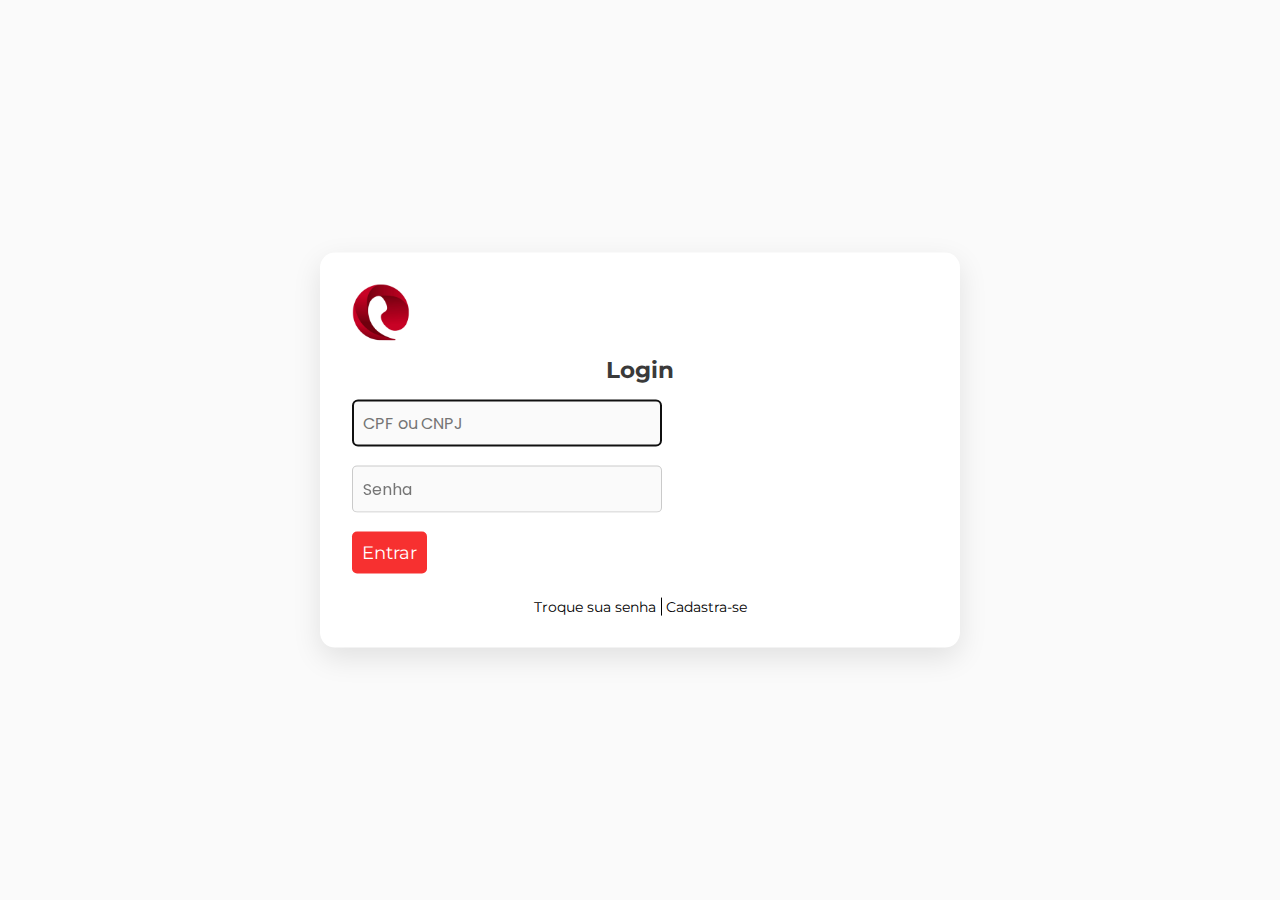
<file: assets/pages/login.html>
<!DOCTYPE html>
<html lang="pt-br" class="tela-login">

<head>
  <meta charset="UTF-8">
  <meta http-equiv="X-UA-Compatible" content="IE=edge">
  <meta name="viewport" content="width=device-width, initial-scale=1.0">
  <meta name="description" content="Área do Cliente">
  <link rel="preload" href="../css/style.css" as="style">
  <link rel="stylesheet" href="../css/style.css">
  <title>Login - Telecall</title>
</head>

<body>
  <!-- TELA LOGIN -->
  <div class="login-principal">
    <div class="login">
      <img src="../img/logo.png" alt="Logo Telecall">
      <h1>Login</h1>
      <form action="">
        <input type="text" placeholder="CPF ou CNPJ" name="cpf" class="input-login cpf" id="cpf" autofocus>
        <br><br>
        <input type="password" placeholder="Senha" name="senha" class="input-login senha" id="senha">
        <br><br>
        <button type="submit" class="btn login-btn" onclick="validar(this.form)">Entrar</button>
      </form>
      <div class="cadastrar-senha">
        <a href="redefinir-senha.html" id="trocar">Troque sua senha<a>
        <a href="cadastro.html">Cadastra-se</a>
      </div>
    </div>
  </div>
  <script src="../js/login.js"></script>
  <script src="../js/darkmode.js"></script>
</body>

</html>
</file>
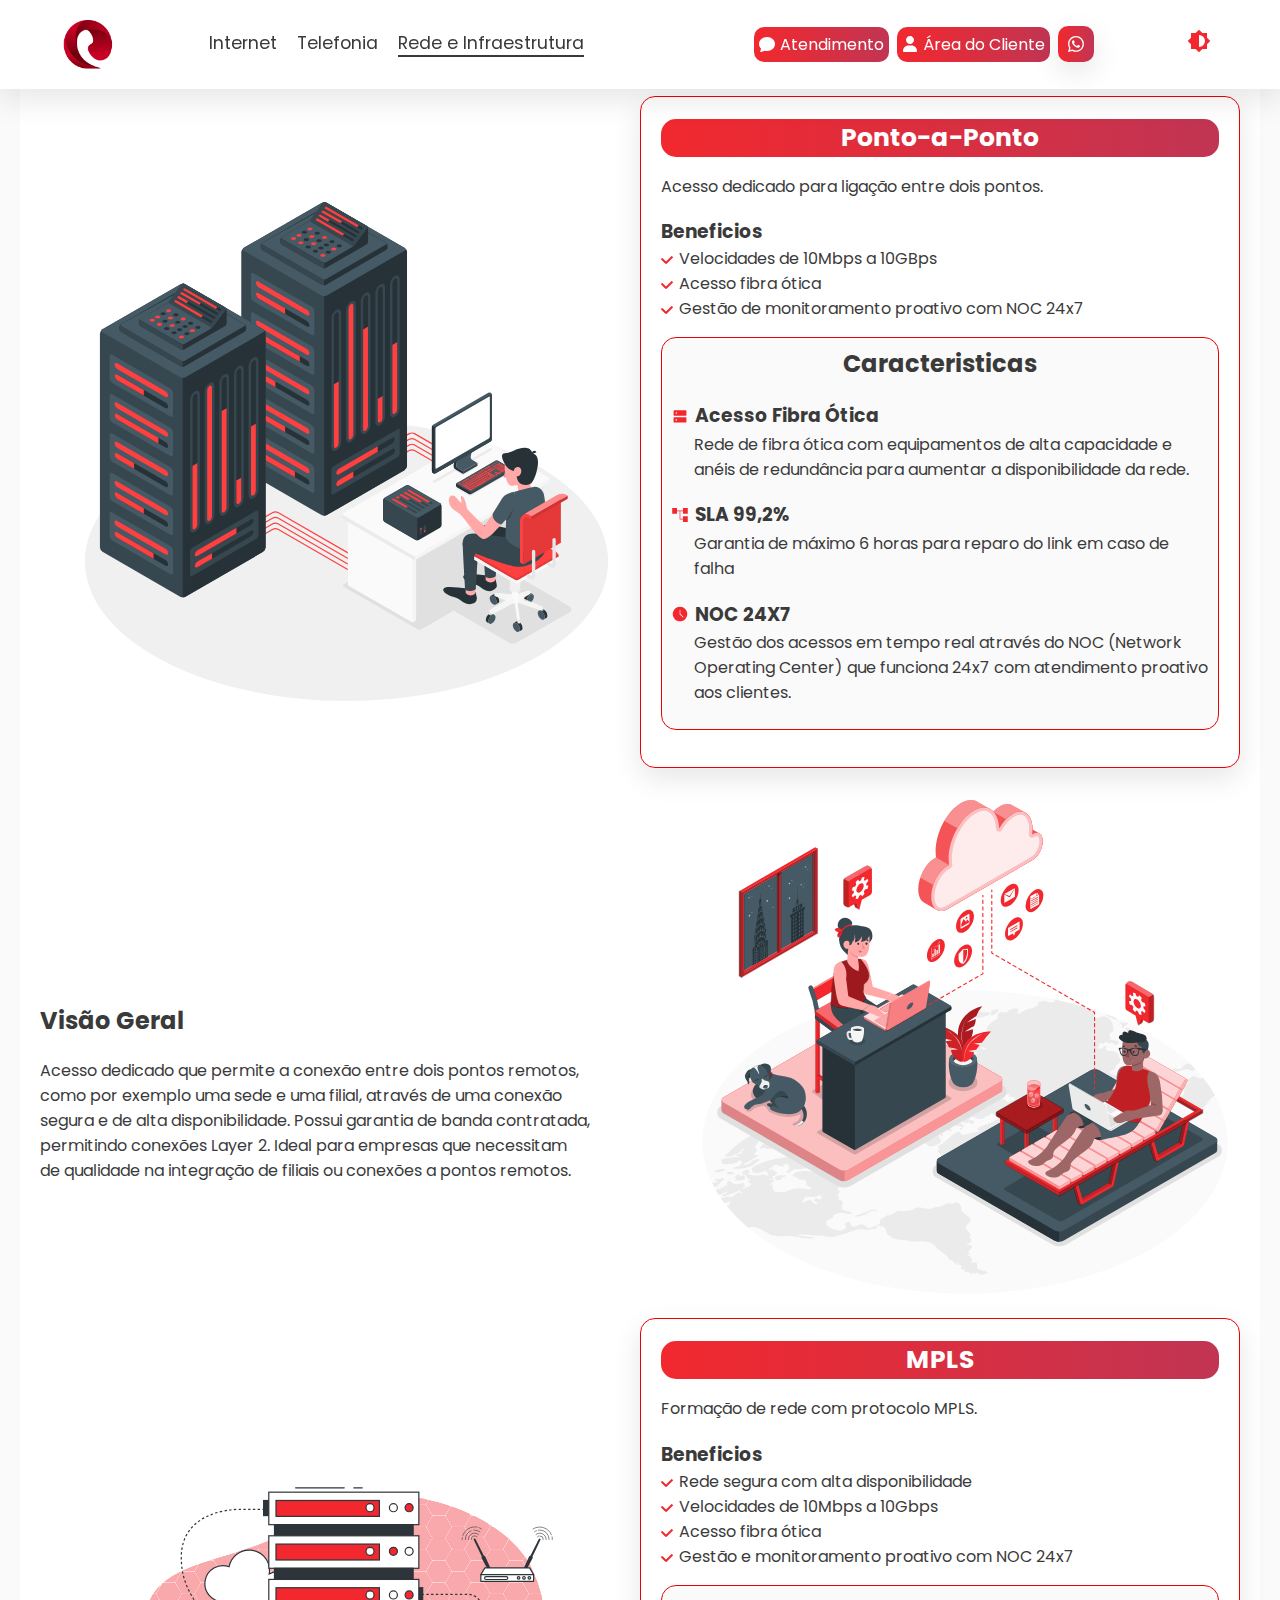
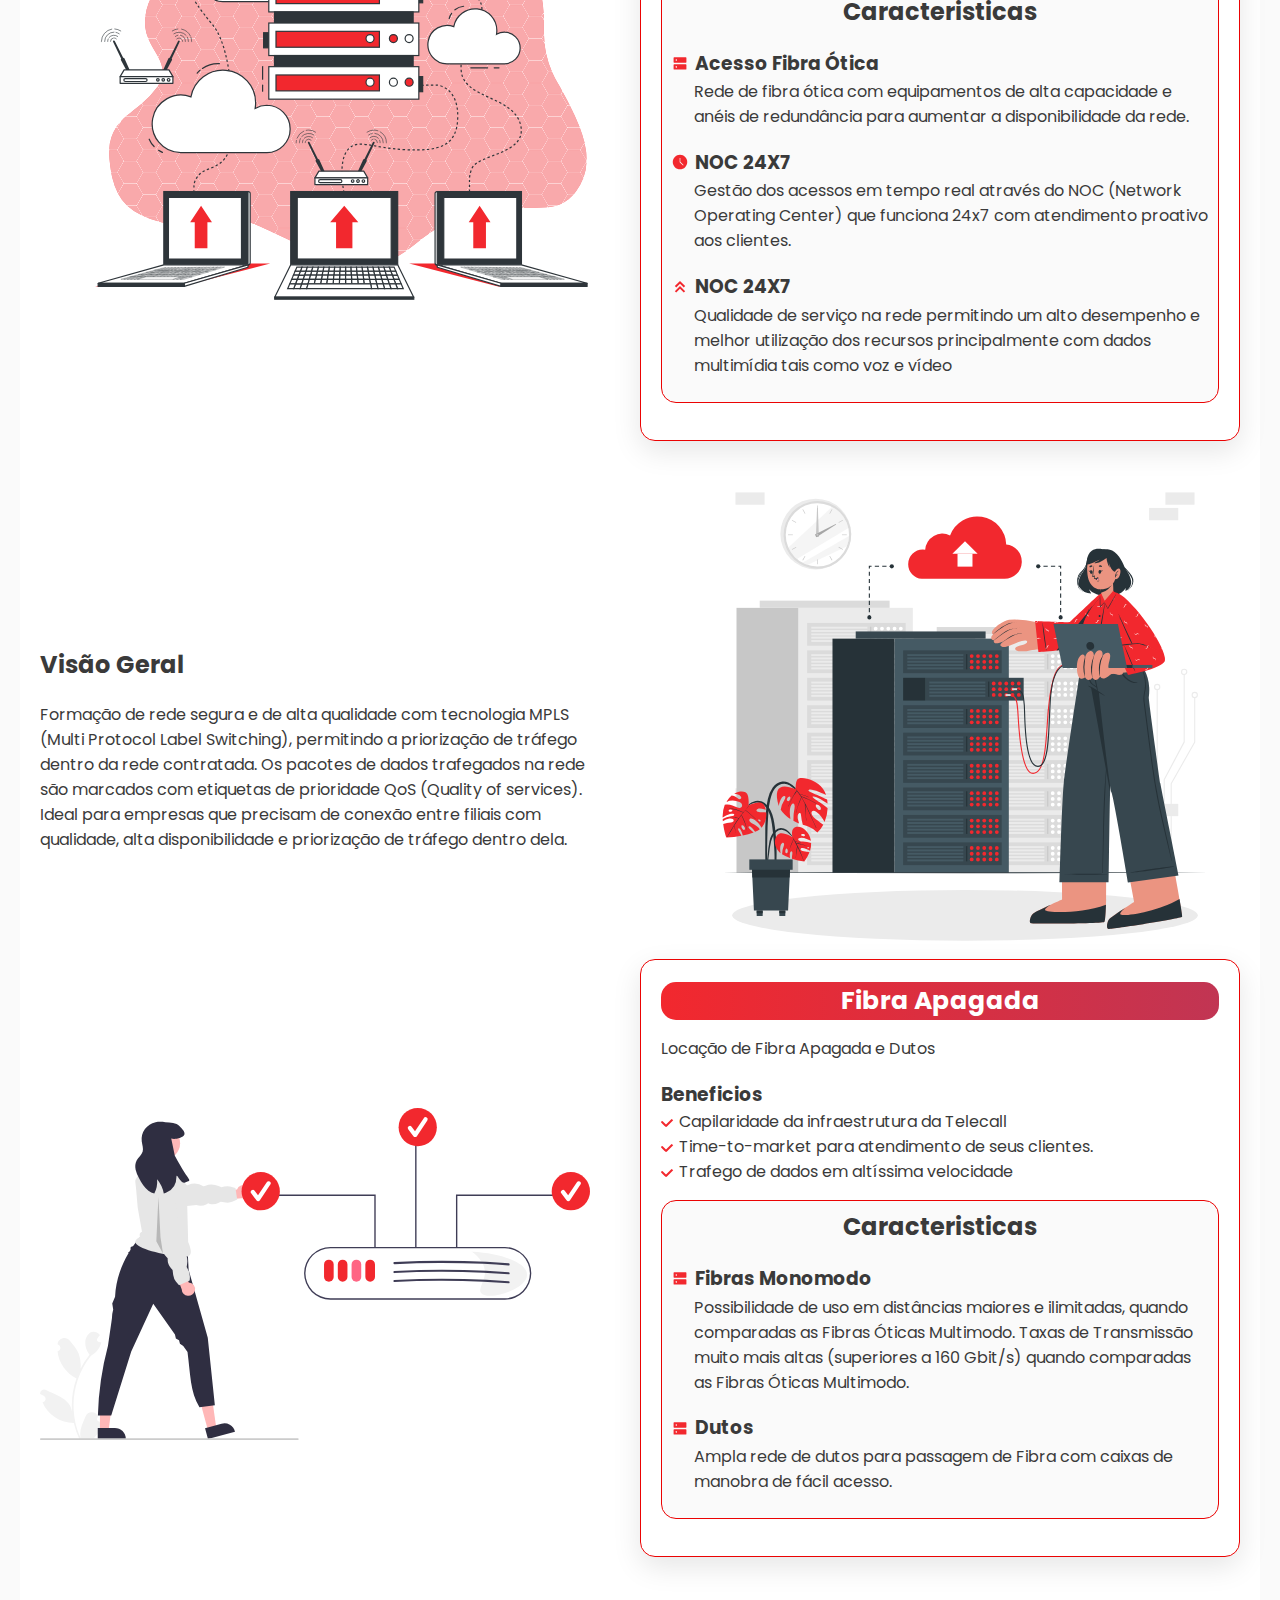
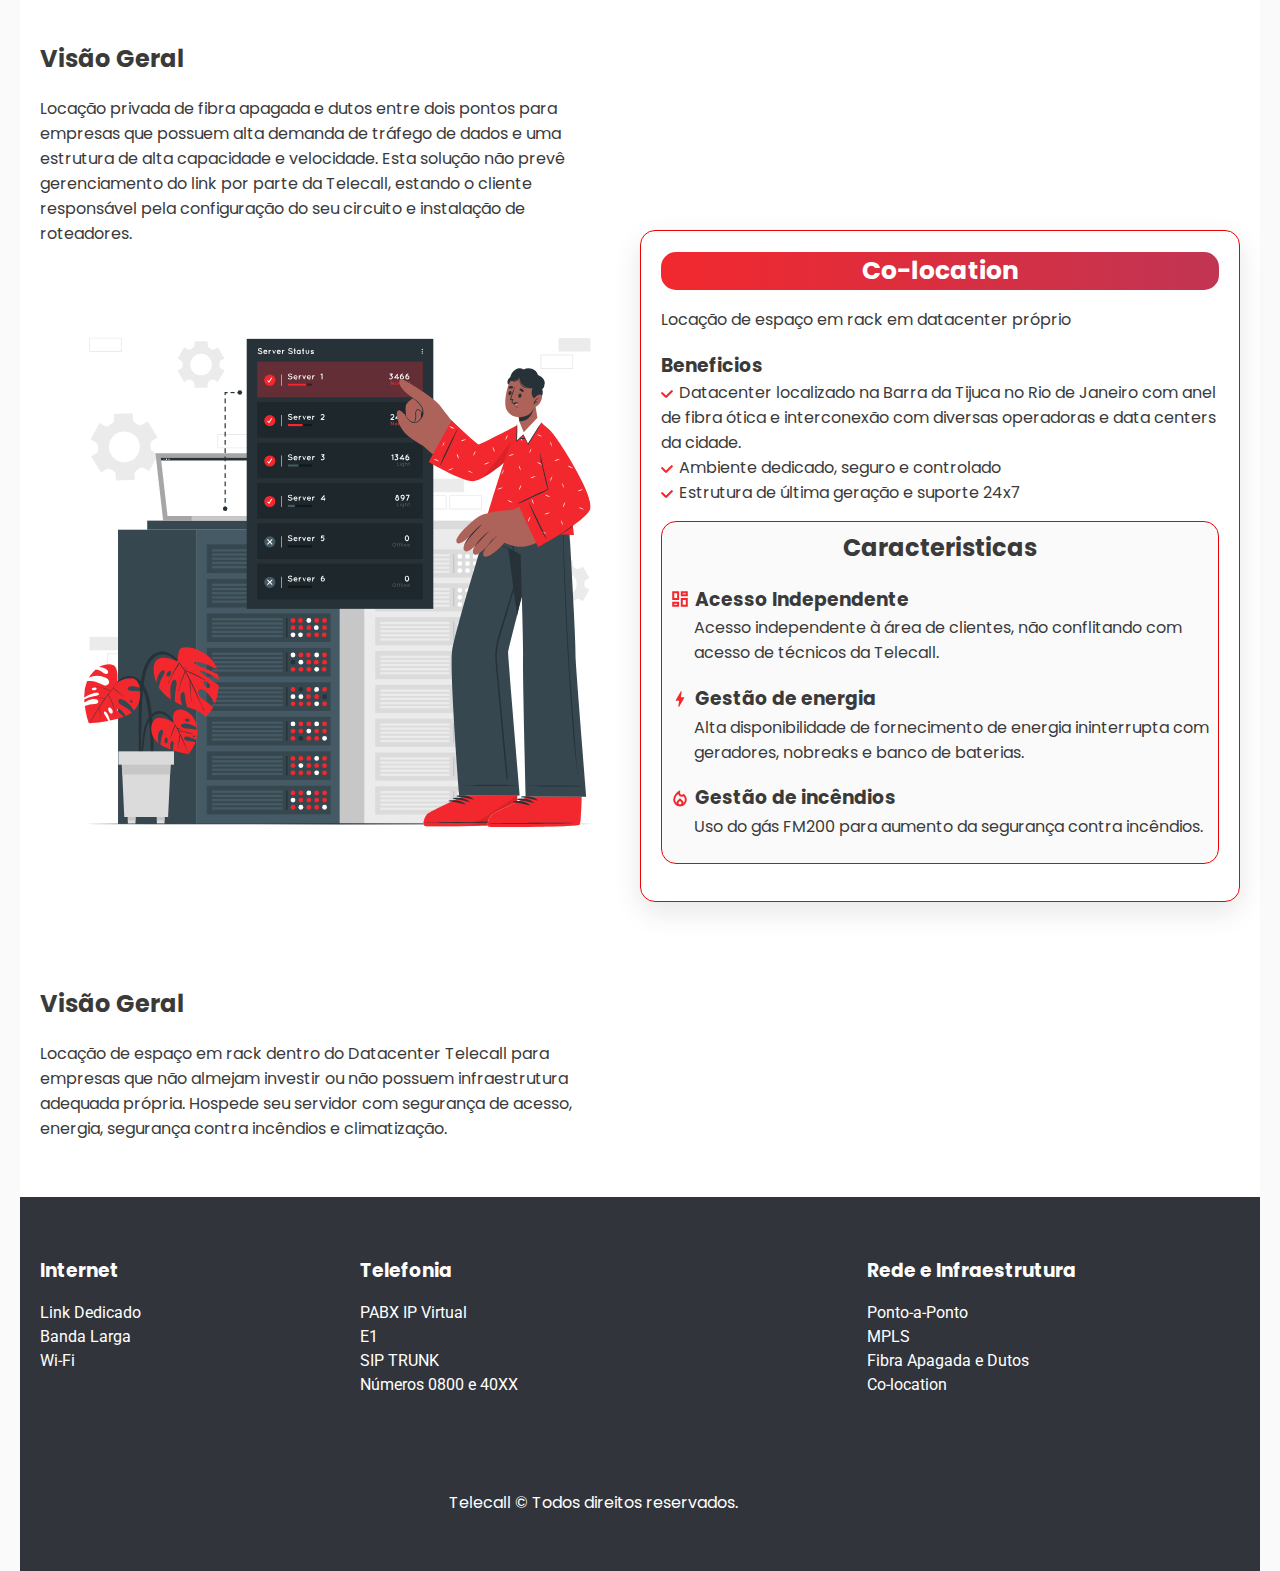
<file: assets/pages/rede-infraestrutura.html>
<!DOCTYPE html>
<html lang="pt-br">

<head>
    <meta charset="UTF-8">
    <meta http-equiv="X-UA-Compatible" content="IE=edge">
    <meta name="viewport" content="width=device-width, initial-scale=1.0">
    <link rel="shortcut icon" href="../img/logo.ico" type="image/x-icon">
    <meta name="description" content="Rede e Infraestrutura">
    <link rel="preload" href="../css/style.css" as="style">
    <link rel="stylesheet" href="../css/style.css">
    <title>Rede e Infraestrutura - Telecall</title>
</head>

<body>
    <!-- MENU NAVBAR -->
    <header class="header">
        <a href="/telecall/index.html"><img src="../img/logo.png" alt="Logo Telecall" width="50px" class="logo-telecall"></a>
        <div id="menu-hamburguer">
            <div id="menu">
                <nav>
                    <ul class="header-menu">
                        <li><a href="internet.html">Internet</a></li>
                        <li><a href="telefonia.html">Telefonia</a></li>
                        <li><a href="rede-infraestrutura.html">Rede e Infraestrutura</a></li>
                        <!-- <li><a href="/cpaas/cpaas.html">Serviços Adicionais</a></li> LINK DIRECIONADO A PÁGINA DA CPAAS -->
                    </ul>
                </nav>
                <div class="header-chat-cliente">
                    <a href="atendimento.html" class="area-cliente"><span><img src="../img/chat-fill.svg"></span>Atendimento</a>
                    <a href="login.html" class="area-cliente"><span><img src="../img/user-solid.svg"></span>Área do Cliente</a>
                    <a href="https://api.whatsapp.com/send/?phone=5521936180100&text&app_absent=0" title="Atendente via Whatsapp"><img src="../img/whatsapp.svg" alt="Whatsapp" class="icons-wpp"></a>
                </div>
            </div>
        </div>
        <div class="buttons-navbar">
            <div class="dark">
                <button id="dark"><img src="../img/sun.svg" alt="Botão Dark Mode"></button>
            </div>
            <button id="btn-mobile"><img src="../img/list.svg" alt="Botão Mobile"></button>
        </div> 
    </header>
    <!-- INTERNET DEDICADA -->
    <main class="produtos">
        <div class="produtos-dedicada">
            <div class="produtos-descricao">
                <img src="../img/internet-dedicada.svg" alt="Internet Dedicada" class="img-internet" >
                <div class="produtos-beneficios" >
                    <h1>Ponto-a-Ponto</h1>
                    <p>Acesso dedicado para ligação entre dois pontos.</p>
                    <div class="beneficios">
                        <h3>Beneficios</h3>
                        <ul>
                            <li class="beneficios-lista">Velocidades de 10Mbps a 10GBps</li>
                            <li class="beneficios-lista">Acesso fibra ótica</li>
                            <li class="beneficios-lista">Gestão de monitoramento proativo com NOC 24x7</li>
                        </ul>
                    </div>
                    <div class="produtos-caracteristicas">
                        <h2>Caracteristicas</h2>
                        <div>
                            <h3><span><img src="../img/server.svg" alt="Icone Server"></span>Acesso Fibra Ótica</h3>
                            <p class="caracteristicas-beneficios">Rede de fibra ótica com equipamentos de alta
                                capacidade e anéis de redundância para aumentar a disponibilidade da rede.</p>
                        </div>
                        <div>
                            <h3><span><img src="../img/link.svg" alt="Icone Link"></span>SLA 99,2%</h3>
                            <p class="caracteristicas-beneficios">Garantia de máximo 6 horas para reparo do link em caso
                                de falha</p>
                        </div>
                        <div>
                            <h3><span><img src="../img/clock.svg" alt="Icone Clock"></span>NOC 24X7</h3>
                            <p class="caracteristicas-beneficios">Gestão dos acessos em tempo real através do NOC
                                (Network Operating Center) que funciona 24x7 com atendimento proativo aos clientes.</p>
                        </div>
                    </div>
                </div>
            </div>
            <div class="produtos-visao-caracteristicas">
                <div class="produtos-visao-geral">
                    <h2>Visão Geral</h2>
                    <p>Acesso dedicado que permite a conexão entre dois pontos remotos, como por exemplo uma sede e uma filial, através de uma conexão segura e de alta disponibilidade. Possui garantia de banda contratada, permitindo conexões Layer 2. Ideal para empresas que necessitam de qualidade na integração de filiais ou conexões a pontos remotos.
                    </p>
                </div>
                <img src="../img/company.svg" alt="Empresa" class="img-internet"  style="margin-bottom: 2rem;">
            </div>
        </div>
        <!-- MPLS -->
        <div class="banda-larga">
            <div class="produtos-descricao">
                <img src="../img/banda-larga.svg" alt="Banda Larga" class="img-internet" >
                <div class="produtos-beneficios" >
                    <h1>MPLS</h1>
                    <p>Formação de rede com protocolo MPLS.</p>
                    <div class="beneficios">
                        <h3>Beneficios</h3>
                        <ul>
                            <li class="beneficios-lista">Rede segura com alta disponibilidade</li>
                            <li class="beneficios-lista">Velocidades de 10Mbps a 10Gbps</li>
                            <li class="beneficios-lista">Acesso fibra ótica</li>
                            <li class="beneficios-lista">Gestão e monitoramento proativo com NOC 24x7</li>
                        </ul>
                    </div>
                    <div class="produtos-caracteristicas">
                        <h2>Caracteristicas</h2>
                        <div>
                            <h3><span><img src="../img/server.svg" alt="Icone Server"></span>Acesso Fibra Ótica</h3>
                            <p class="caracteristicas-beneficios">Rede de fibra ótica com equipamentos de alta capacidade e anéis de redundância para aumentar a disponibilidade da rede.</p>
                        </div>
                        <div>
                            <h3><span><img src="../img/clock.svg" alt="Icone Clock"></span>NOC 24X7</h3>
                            <p class="caracteristicas-beneficios">Gestão dos acessos em tempo real através do NOC (Network Operating Center) que funciona 24x7 com atendimento proativo aos clientes.</p>
                        </div>
                        <div>
                            <h3><span><img src="../img/setaparacima.svg" alt="Icone Sete para Cima"></span>NOC 24X7</h3>
                            <p class="caracteristicas-beneficios">Qualidade de serviço na rede permitindo um alto desempenho e melhor utilização dos recursos principalmente com dados multimídia tais como voz e vídeo</p>
                        </div>
                    </div>
                </div>
            </div>
            <div class="produtos-visao-caracteristicas">
                <div class="produtos-visao-geral">
                    <h2>Visão Geral</h2>
                    <p>Formação de rede segura e de alta qualidade com tecnologia MPLS (Multi Protocol Label Switching), permitindo a priorização de tráfego dentro da rede contratada. Os pacotes de dados trafegados na rede são marcados com etiquetas de prioridade QoS (Quality of services). Ideal para empresas que precisam de conexão entre filiais com qualidade, alta disponibilidade e priorização de tráfego dentro dela.</p>
                </div>
                <img src="../img/banda-larga2.svg" alt="Banda Larga" class="img-internet" >
            </div>
        </div>
        <!-- FIBRA APAGADA -->
        <div class="fibra-apagada">
            <div class="produtos-descricao">
                <img src="../img/fibra-apagada.svg" alt="Fibra Apagada" class="img-internet"  width="550px">
                <div class="produtos-beneficios" >
                    <h1>Fibra Apagada</h1>
                    <p>Locação de Fibra Apagada e Dutos</p>
                    <div class="beneficios">
                        <h3>Beneficios</h3>
                        <ul>
                            <li class="beneficios-lista">Capilaridade da infraestrutura da Telecall</li>
                            <li class="beneficios-lista">Time-to-market para atendimento de seus clientes.</li>
                            <li class="beneficios-lista">Trafego de dados em altíssima velocidade</li>
                        </ul>
                    </div>
                    <div class="produtos-caracteristicas">
                        <h2>Caracteristicas</h2>
                        <div>
                            <h3><span><img src="../img/server.svg"></span>Fibras Monomodo</h3>
                            <p class="caracteristicas-beneficios">Possibilidade de uso em distâncias maiores e ilimitadas, quando comparadas as Fibras Óticas Multimodo. Taxas de Transmissão muito mais altas (superiores a 160 Gbit/s) quando comparadas as Fibras Óticas Multimodo.</p>
                        </div>
                        <div>
                            <h3><span><img src="../img/server.svg"></span>Dutos</h3>
                            <p class="caracteristicas-beneficios">Ampla rede de dutos para passagem de Fibra com caixas de manobra de fácil acesso.</p>
                        </div>
                    </div>
                </div>
            </div>
            <div class="produtos-visao-caracteristicas">
                <div class="produtos-visao-geral">
                    <h2>Visão Geral</h2>
                    <p>Locação privada de fibra apagada e dutos entre dois pontos para empresas que possuem alta demanda de tráfego de dados e uma estrutura de alta capacidade e velocidade. Esta solução não prevê gerenciamento do link por parte da Telecall, estando o cliente responsável pela configuração do seu circuito e instalação de roteadores.
                    </p>
                </div>
            </div>
        </div>
        <!-- CO-LOCATION -->
        <div class="co-location">
            <div class="produtos-descricao">
                <img src="../img/data-center.svg" alt="Data Center" class="img-internet" >
                <div class="produtos-beneficios" >
                    <h1>Co-location</h1>
                    <p>Locação de espaço em rack em datacenter próprio</p>
                    <div class="beneficios">
                        <h3>Beneficios</h3>
                        <ul>
                            <li class="beneficios-lista">Datacenter localizado na Barra da Tijuca no Rio de Janeiro com anel de fibra ótica e interconexão com diversas operadoras e data centers da cidade.</li>
                            <li class="beneficios-lista">Ambiente dedicado, seguro e controlado</li>
                            <li class="beneficios-lista">Estrutura de última geração e suporte 24x7</li>
                        </ul>
                    </div>
                    <div class="produtos-caracteristicas">
                        <h2>Caracteristicas</h2>
                        <div>
                            <h3><span><img src="../img/dashboard.svg"></span>Acesso Independente</h3>
                            <p class="caracteristicas-beneficios">Acesso independente à área de clientes, não conflitando com acesso de técnicos da Telecall.</p>
                        </div>
                        <div>
                            <h3><span><img src="../img/energia.svg"></span>Gestão de energia</h3>
                            <p class="caracteristicas-beneficios">Alta disponibilidade de fornecimento de energia ininterrupta com geradores, nobreaks e banco de baterias.</p>
                        </div>
                        <div>
                            <h3><span><img src="../img/fogo.svg"></span>Gestão de incêndios</h3>
                            <p class="caracteristicas-beneficios">Uso do gás FM200 para aumento da segurança contra incêndios.</p>
                        </div>
                    </div>
                </div>
            </div>
            <div class="produtos-visao-caracteristicas">
                <div class="produtos-visao-geral">
                    <h2>Visão Geral</h2>
                    <p>Locação de espaço em rack dentro do Datacenter Telecall para empresas que não almejam investir ou não possuem infraestrutura adequada própria. Hospede seu servidor com segurança de acesso, energia, segurança contra incêndios e climatização.
                    </p>
                </div>
            </div>
        </div>
    </main>
    <!-- RODAPÉ -->
    <footer>
        <div>
            <h3>Internet</h3>
            <ul>
                <li><a href="internet.html">Link Dedicado</a></li>
                <li><a href="internet.html">Banda Larga</a></li>
                <li><a href="internet.html">Wi-Fi</a></li>
            </ul>
        </div>
        <div>
            <h3>Telefonia</a></h3>
            <ul>
                <li><a href="telefonia.html">PABX IP Virtual</a></li>
                <li><a href="telefonia.html">E1</a></li>
                <li><a href="telefonia.html">SIP TRUNK</a></li>
                <li><a href="telefonia.html">Números 0800 e 40XX</a></li>
            </ul>
        </div>
        <div>
            <h3>Rede e Infraestrutura</h3>
            <ul>
                <li><a href="rede-infraestrutura.html">Ponto-a-Ponto</a></li>
                <li><a href="rede-infraestrutura.html">MPLS</a></li>
                <li><a href="rede-infraestrutura.html">Fibra Apagada e Dutos</a></li>
                <li><a href="rede-infraestrutura.html">Co-location</a></li>
            </ul>
        </div>
        <p class="copyright">Telecall © Todos direitos reservados.</p>
    </footer>
    <script src="../js/script.js"></script>
    <script src="../js/darkmode.js"></script>
</body>

</html>
</file>
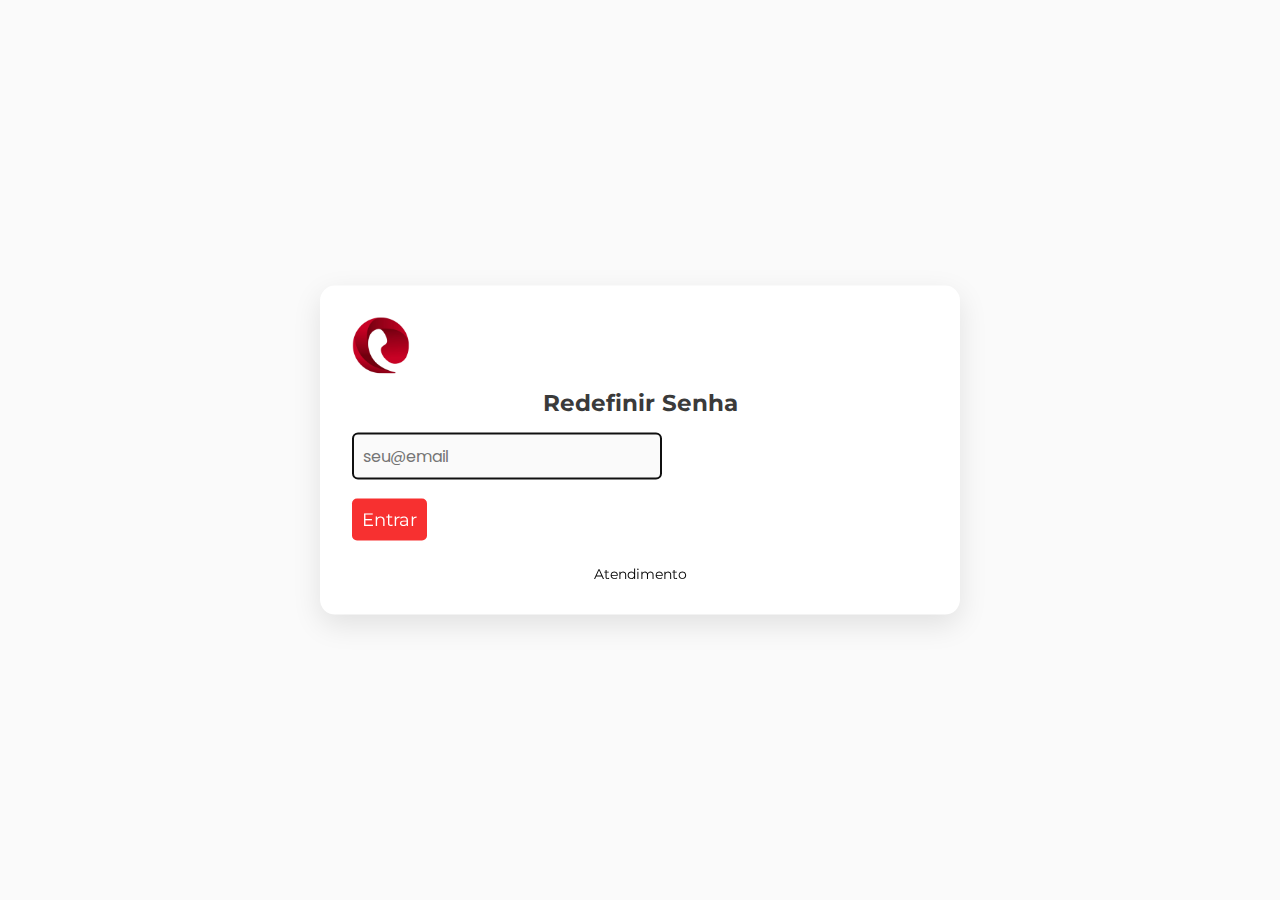
<file: assets/pages/redefinir-senha.html>
<!DOCTYPE html>
<html lang="pt-br">

<head>
    <meta charset="UTF-8">
    <meta http-equiv="X-UA-Compatible" content="IE=edge">
    <meta name="viewport" content="width=device-width, initial-scale=1.0">
    <meta name="description" content="Redefinir Senha">
    <link rel="preload" href="../css/style.css" as="style">
    <link rel="stylesheet" href="../css/style.css">
    <title>Recupere sua Senha</title>
</head>

<body>
    <!-- FORMULÁRIO -->
    <main class="login-principal">
        <div class="login">
            <img src="../img/logo.png" alt="Logo Telecall">
            <h1>Redefinir Senha</h1>
            <form>
                <input type="text" placeholder="seu@email" name="redefinir" class="input-login redefinir" id="redefinir" autofocus required>
                <br><br>
                <button type="submit" class="btn login-btn" onclick="validarEmail(this.form)">Entrar</button>
            </form>
            <div class="cadastrar-senha">
                <a href="atendimento.html">Atendimento</a>
              </div>
        </div>
    </main>
    <script src="../js/redefinir.js"></script>
    <script src="../js/darkmode.js"></script>
</body>

</html>
</file>
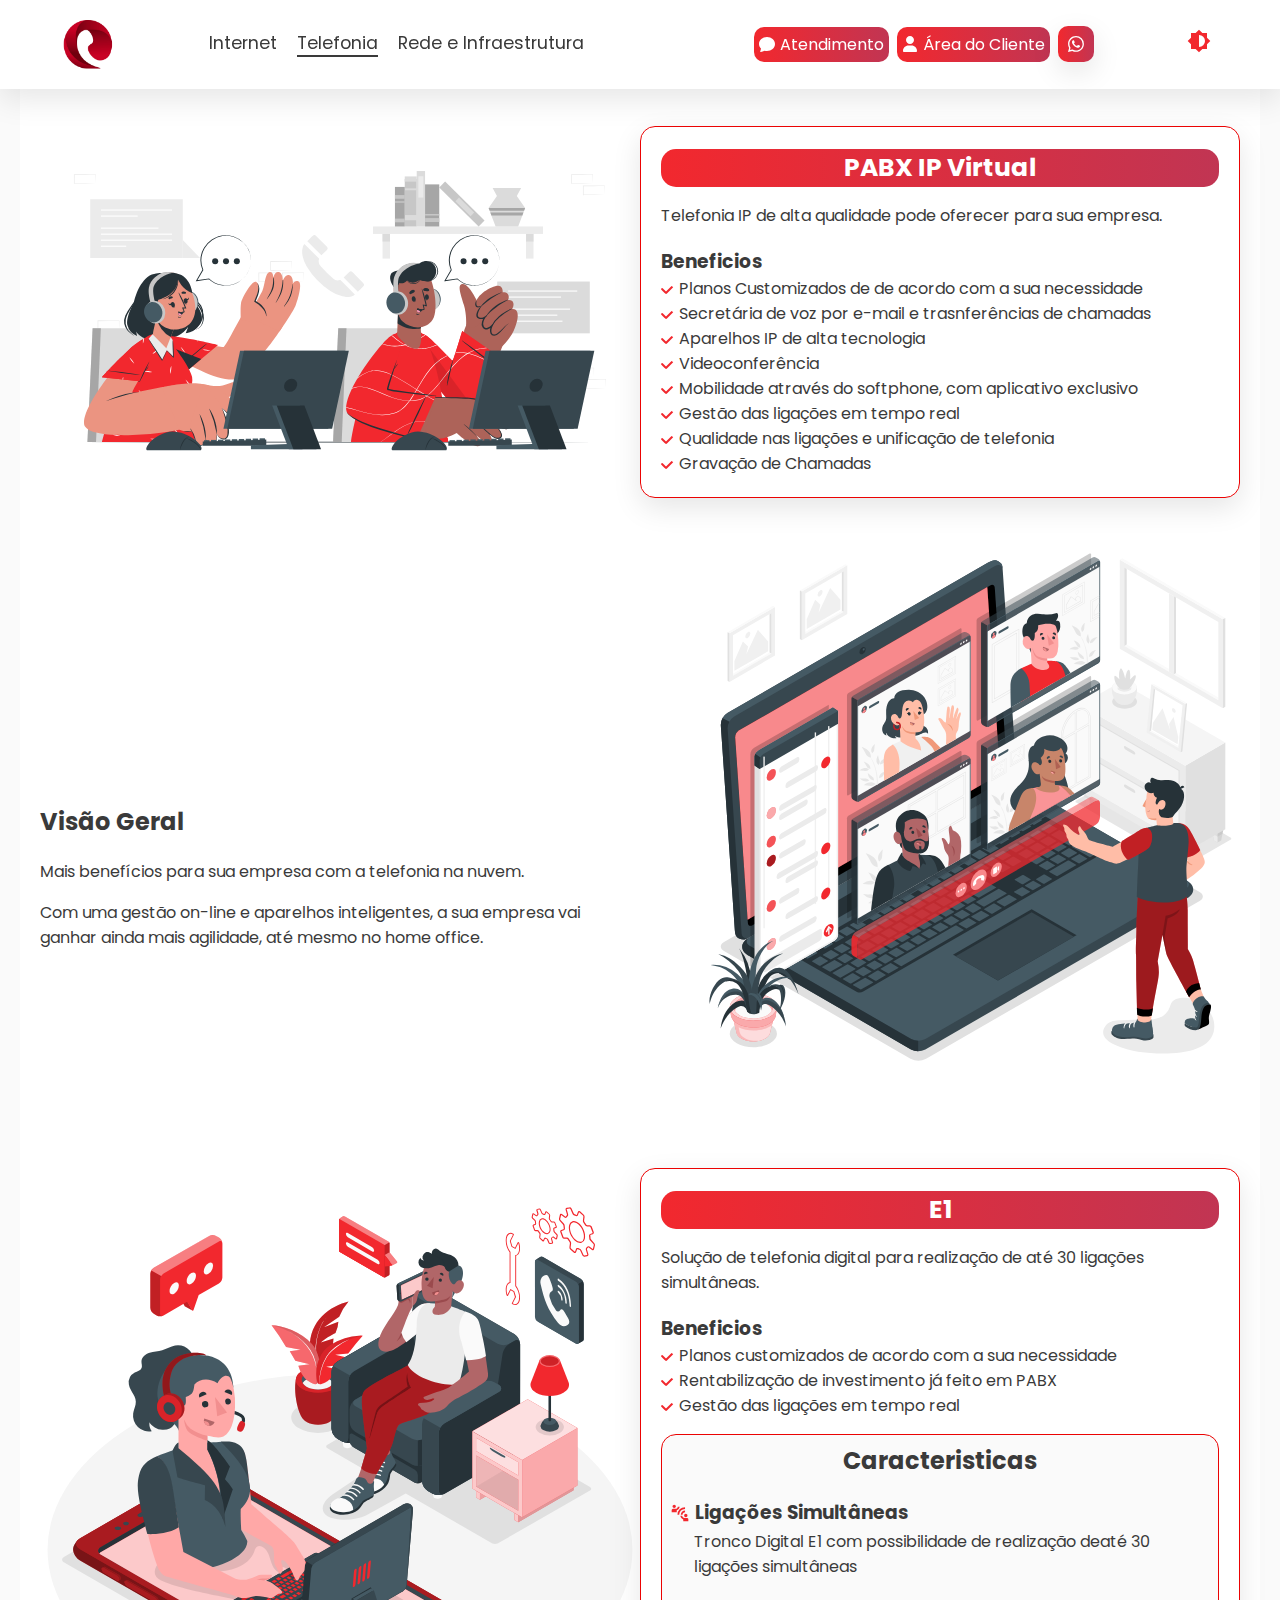
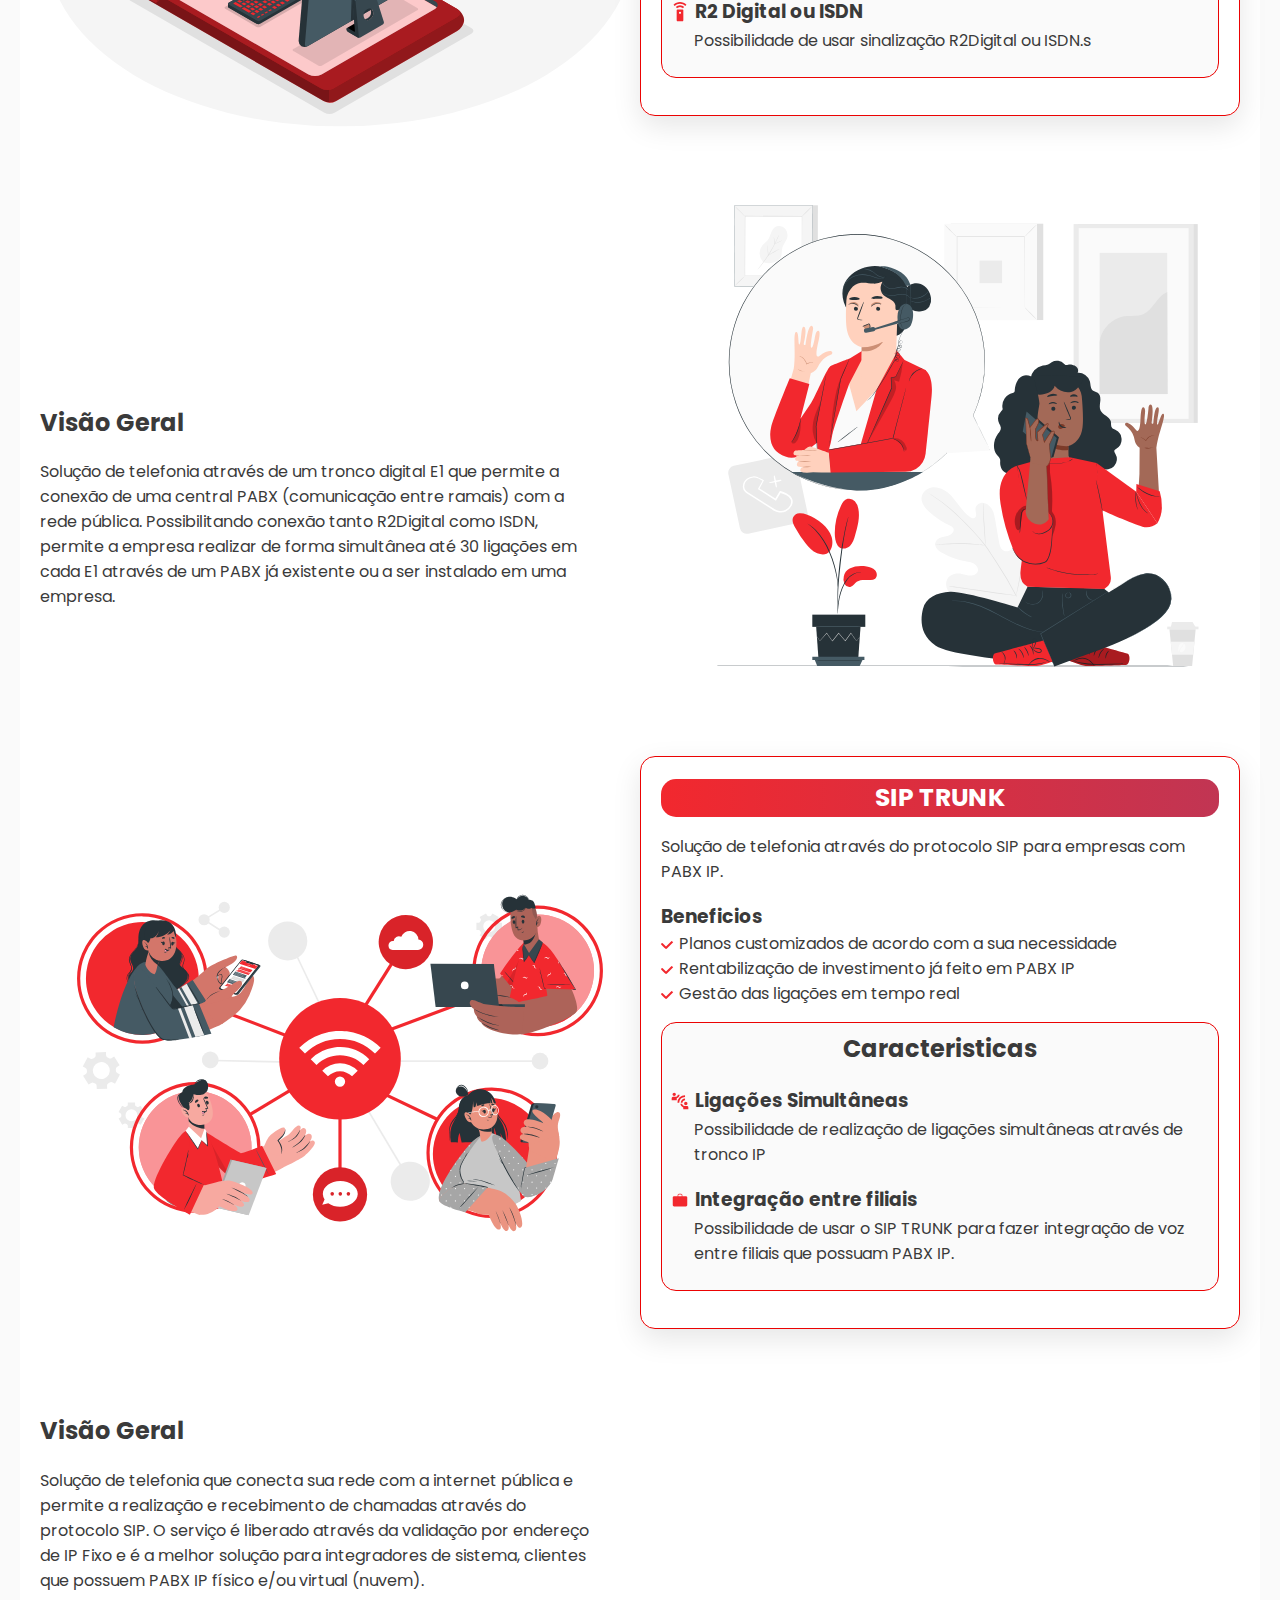
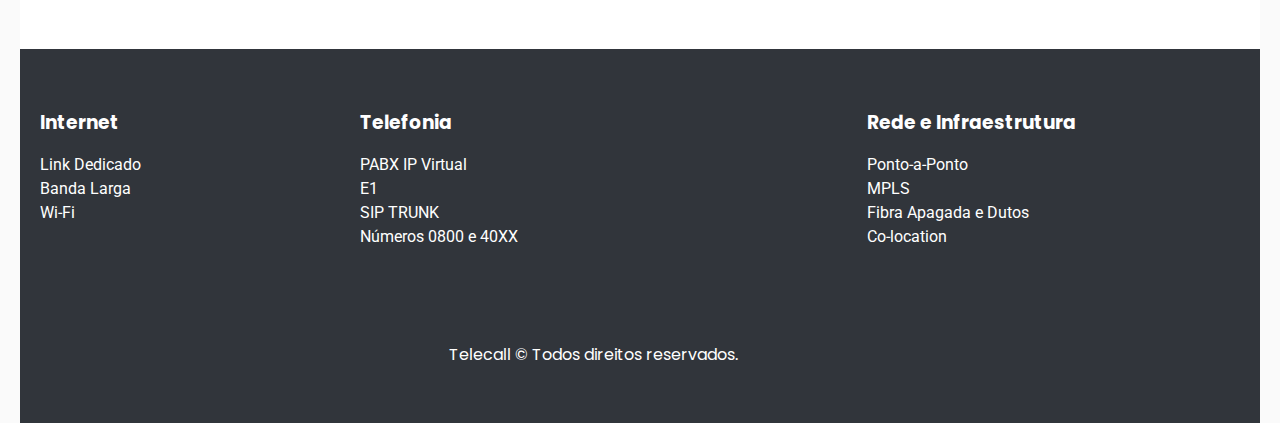
<file: assets/pages/telefonia.html>
<!DOCTYPE html>
<html lang="pt-br">

<head>
    <meta charset="UTF-8">
    <meta http-equiv="X-UA-Compatible" content="IE=edge">
    <meta name="viewport" content="width=device-width, initial-scale=1.0">
    <link rel="shortcut icon" href="../img/logo.ico" type="image/x-icon">
    <meta name="description" content="Telefonia">
    <link rel="preload" href="../css/style.css" as="style">
    <link rel="stylesheet" href="../css/style.css">
    <title>Telefonia - Telecall</title>
</head>

<body>
    <!-- MENU NAVBAR -->
    <header class="header">
        <a href="/telecall/index.html"><img src="../img/logo.png" alt="Logo Telecall" width="50px" class="logo-telecall"></a>
        <div id="menu-hamburguer">
            <div id="menu">
                <nav>
                    <ul class="header-menu">
                        <li><a href="internet.html">Internet</a></li>
                        <li><a href="telefonia.html">Telefonia</a></li>
                        <li><a href="rede-infraestrutura.html">Rede e Infraestrutura</a></li>
                        <!-- <li><a href="/cpaas/cpaas.html">Serviços Adicionais</a></li> LINK DIRECIONADO A PÁGINA DA CPAAS -->
                    </ul>
                </nav>
                <div class="header-chat-cliente">
                    <a href="atendimento.html" class="area-cliente"><span><img src="../img/chat-fill.svg"></span>Atendimento</a>
                    <a href="login.html" class="area-cliente"><span><img src="../img/user-solid.svg"></span>Área do Cliente</a>
                    <a href="https://api.whatsapp.com/send/?phone=5521936180100&text&app_absent=0" title="Atendente via Whatsapp"><img src="../img/whatsapp.svg" alt="Whatsapp" class="icons-wpp"></a>
                </div>
            </div>
        </div>
        <div class="buttons-navbar">
            <div class="dark">
                <button id="dark"><img src="../img/sun.svg" alt="Botão Dark Mode"></button>
            </div>
            <button id="btn-mobile"><img src="../img/list.svg" alt="Botão Mobile"></button>
        </div> 
    </header>
    <!-- PABX -->
    <main class="produtos">
        <div class="produtos-dedicada">
            <div class="produtos-descricao">
                <img src="../img/pabx.svg" alt="PABX" class="img-internet" >
                <div class="produtos-beneficios" >
                    <h1>PABX IP Virtual</h1>
                    <p>Telefonia IP de alta qualidade pode oferecer para sua empresa.</p>
                    <div class="beneficios">
                        <h3>Beneficios</h3>
                        <ul>
                            <li class="beneficios-lista">Planos Customizados de de acordo com a sua necessidade</li>
                            <li class="beneficios-lista">Secretária de voz por e-mail e trasnferências de chamadas</li>
                            <li class="beneficios-lista">Aparelhos IP de alta tecnologia</li>
                            <li class="beneficios-lista">Videoconferência</li>
                            <li class="beneficios-lista">Mobilidade através do softphone, com aplicativo exclusivo</li>
                            <li class="beneficios-lista">Gestão das ligações em tempo real</li>
                            <li class="beneficios-lista">Qualidade nas ligações e unificação de telefonia</li>
                            <li class="beneficios-lista">Gravação de Chamadas</li>
                        </ul>
                    </div>
                </div>
            </div>
            <div class="produtos-visao-caracteristicas">
                <div class="produtos-visao-geral">
                    <h2>Visão Geral</h2>
                    <p>Mais benefícios para sua empresa com a telefonia na nuvem.</p>
                    <p>Com uma gestão on-line e aparelhos inteligentes, a sua empresa vai ganhar ainda mais agilidade, até mesmo no home office.</p>
                </div>
                <img src="../img/home-office.svg" alt="Home Office" class="img-internet" style="margin-bottom: 5rem;" >
            </div>
        </div>
        <!-- E1 -->
        <div class="e1">
            <div class="produtos-descricao">
                <img src="../img/call-simultaneo.svg" alt="Ligação Simultanea" class="img-internet" >
                <div class="produtos-beneficios" >
                    <h1>E1</h1>
                    <p>Solução de telefonia digital para realização de até 30 ligações simultâneas.</p>
                    <div class="beneficios">
                        <h3>Beneficios</h3>
                        <ul>
                            <li class="beneficios-lista">Planos customizados de acordo com a sua necessidade</li>
                            <li class="beneficios-lista">Rentabilização de investimento já feito em PABX</li>
                            <li class="beneficios-lista">Gestão das ligações em tempo real</li>
                        </ul>
                    </div>
                    <div class="produtos-caracteristicas">
                        <h2>Caracteristicas</h2>
                        <div>
                            <h3><span><img src="../img/ligacoes-simultaneas.svg"></span>Ligações Simultâneas</h3>
                            <p class="caracteristicas-beneficios">Tronco Digital E1 com possibilidade de realização deaté 30 ligações simultâneas</p>
                        </div>
                        <div>
                            <h3><span><img src="../img/sinalizar.svg" alt="Sinalizar"></span>R2 Digital ou ISDN</h3>
                            <p class="caracteristicas-beneficios">Possibilidade de usar sinalização R2Digital ou ISDN.s</p>
                        </div>
                    </div>
                </div>
            </div>
            <div class="produtos-visao-caracteristicas">
                <div class="produtos-visao-geral">
                    <h2>Visão Geral</h2>
                    <p>Solução de telefonia através de um tronco digital E1 que permite a conexão de uma central PABX (comunicação entre ramais) com a rede pública. Possibilitando conexão tanto R2Digital como ISDN, permite a empresa realizar de forma simultânea até 30 ligações em cada E1 através de um PABX já existente ou a ser instalado em uma empresa.</p>
                </div>
                <img src="../img/call-simultaneo2.svg" alt="Ligação Simultanea" class="img-internet" style="margin-bottom: 5rem;" >
            </div>
        </div>
        <!-- SIP TRUNK -->
        <div class="siptrunk">
            <div class="produtos-descricao">
                <img src="../img/wifi.svg" alt="Wifi" class="img-internet" >
                <div class="produtos-beneficios" >
                    <h1>SIP TRUNK</h1>
                    <p>Solução de telefonia através do protocolo SIP para empresas com PABX IP.</p>
                    <div class="beneficios">
                        <h3>Beneficios</h3>
                        <ul>
                            <li class="beneficios-lista">Planos customizados de acordo com a sua necessidade</li>
                            <li class="beneficios-lista">Rentabilização de investimento já feito em PABX IP</li>
                            <li class="beneficios-lista">Gestão das ligações em tempo real</li>
                        </ul>
                    </div>
                    <div class="produtos-caracteristicas">
                        <h2>Caracteristicas</h2>
                        <div>
                            <h3><span><img src="../img/ligacoes-simultaneas.svg"></span>Ligações Simultâneas</h3>
                            <p class="caracteristicas-beneficios">Possibilidade de realização de ligações simultâneas através de tronco IP</p>
                        </div>
                        <div>
                            <h3><span><img src="../img/maleta.svg"></span>Integração entre filiais</h3>
                            <p class="caracteristicas-beneficios">Possibilidade de usar o SIP TRUNK para fazer integração de voz entre filiais que possuam PABX IP.</p>
                        </div>
                    </div>
                </div>
            </div>
            <div class="produtos-visao-caracteristicas">
                <div class="produtos-visao-geral" >
                    <h2>Visão Geral</h2>
                    <p>Solução de telefonia que conecta sua rede com a internet pública e permite a realização e recebimento de chamadas através do protocolo SIP. O serviço é liberado através da validação por endereço de IP Fixo e é a melhor solução para integradores de sistema, clientes que possuem PABX IP físico e/ou virtual (nuvem).</p>
                </div>
            </div>
        </div>
    </main>
    <!-- RODAPÉ -->
    <footer>
        <div>
            <h3>Internet</h3>
            <ul>
                <li><a href="internet.html">Link Dedicado</a></li>
                <li><a href="internet.html">Banda Larga</a></li>
                <li><a href="internet.html">Wi-Fi</a></li>
            </ul>
        </div>
        <div>
            <h3>Telefonia</a></h3>
            <ul>
                <li><a href="telefonia.html">PABX IP Virtual</a></li>
                <li><a href="telefonia.html">E1</a></li>
                <li><a href="telefonia.html">SIP TRUNK</a></li>
                <li><a href="telefonia.html">Números 0800 e 40XX</a></li>
            </ul>
        </div>
        <div>
            <h3>Rede e Infraestrutura</h3>
            <ul>
                <li><a href="rede-infraestrutura.html">Ponto-a-Ponto</a></li>
                <li><a href="rede-infraestrutura.html">MPLS</a></li>
                <li><a href="rede-infraestrutura.html">Fibra Apagada e Dutos</a></li>
                <li><a href="rede-infraestrutura.html">Co-location</a></li>
            </ul>
        </div>
        <p class="copyright">Telecall © Todos direitos reservados.</p>
    </footer>
    <script src="../js/script.js"></script>
    <script src="../js/darkmode.js"></script>
</body>

</html>
</file>
<file: assets/css/style.css>
/* CONFIGURAÇÕES GLOBAIS */
@import url('https://fonts.googleapis.com/css2?family=Roboto:wght@500&display=swap');
@import url('https://fonts.googleapis.com/css2?family=Source+Sans+Pro&display=swap');
@import url('https://fonts.googleapis.com/css2?family=Montserrat:wght@700&display=swap');
@import url('https://fonts.googleapis.com/css2?family=Poppins&display=swap');

/* VARIAVEIS */
:root {
  --montserrat: 'Montserrat', sans-serif;
  --sourcesans: 'Source Sans Pro', sans-serif;
  --roboto: 'Roboto', sans-serif;
  --poppins: 'Poppins', sans-serif;
  --fundo-gradient: linear-gradient(to right, #f2282e, #c13553);
  --sombra: 0 10px 29px 0 rgba(0, 0, 0, 0.1);
  /*--cor-fonte: rgb(58, 58, 58);*/
  --cor-preta: rgb(58, 58, 58);
  --cor-branca: #ffffff;
  --fundo-branco-1: #fafafa;
  --fundo-branco-2: #ffffff;
}

/* FUNÇÃO DARKMODE */
body.darkmode {
  --fundo-branco-2: #23242a;
  --fundo-branco-1: #2a2f3b;
  --cor-preta: #ffffff !important;
}

body {
  color: var(--cor-preta);
  margin: 0;
}

/* FORÇAR O MODO ESCURO OU CLARO NO SITE */
/*@media (prefers-color-scheme: light) {
  :root{
    --fundo-branco-1: #fafafa;
    --fundo-branco-2: #ffffff;
    --cor-fonte: rgb(58, 58, 58);
  }
}

@media (prefers-color-scheme: dark) {
  :root{
    --fundo-branco-2: #23242a;
    --fundo-branco-1: #2a2f3b;
    --cor-fonte: #ffffff;
  }
}*/

body {
  background-color: var(--fundo-branco-1);
}

img {
  max-width: 100%;
  display: block;
}

a {
  text-decoration: none;
  color: black
}

ul li {
  list-style: none;
}

ul {
  padding: 0;
}

/* BOTÃO PADRÃO */
.btn {
  font-family: var(--montserrat);
  background-color: rgb(247, 48, 48);
  color: #fff;
  padding: 10px;
  border-radius: 5px;
  border: none;
}

.btn:hover {
  background-color: rgb(235, 3, 3);
}

/* Animação */
[data-animacao] {
  opacity: 0;
  transition: .4s;
}

[data-animacao="left"] {
  transform: translate3d(-1px, 0, 0);
}

[data-animacao="right"] {
  transform: translate3d(1px, 0, 0);
}

[data-animacao="top"] {
  transform: translate3d(0, -1px, 0);
}

[data-animacao].animar {
  opacity: 1;
  transform: translate3d(0px, 0px, 0px);
}

/* MENU NAVBAR */
.header {
    background-color: var(--fundo-branco-2);
    font-family: var(--poppins);
    padding: 20px;
    display: flex;
    justify-content: space-around;
    align-items: center;
    box-shadow: var(--sombra);
    position: fixed;
    width: 100vw;
    top: 0;
    box-sizing: border-box;
    z-index: 1;
}

.header-menu {
    /*background-color: rgb(247, 48, 48);
    border-radius: 12px;*/
    font-size: 14px;
    margin: auto;
    margin-right: 10rem;
    padding: 0px;
    list-style: none;
    display: flex;
    flex-wrap: nowrap;
}

.header-menu a {
    font-size: 1.1rem;
    line-height: 1.3;
    padding: 10px 10px;
    display: block;
    margin: 0;
    color: var(--cor-preta);
}

.header-menu a::after {
    content: '';
    display: block;
    background: var(--cor-preta);
    height: 2px;
    width: 0;
    transition: .3s;
}

.header-menu a:hover::after, .header-menu a.active::after, .header-menu a.ativo::after {
    width: 100%;
}

.area-cliente{
    color: var(--cor-branca);
    display: flex;
    gap: 5px;
    align-items: center;
    background-image: var(--fundo-gradient);
    padding: 5px;
    border-radius: 10px;
}

.area-cliente:hover{
    background: #ca1c2a;
}

.header-chat-cliente {
    display: flex;
    gap: 8px;
    align-items: center;
}

#menu {
    display: flex;
    justify-content: space-between;
    align-items: center;
}

.icons-wpp{
    padding: 10px;
    background-image: var(--fundo-gradient);
    border-radius: 10px;
    box-shadow: var(--sombra);
    display: block;
}

.icons-wpp:hover{
    background: #ca1c2a;
}

#dark{
    background: none;
    border: none;
}

/* BOTÃO MOBILE */
#btn-mobile {
    display: none;
    border: none;
    border-radius: 5px;
    border: 1px solid rgb(128, 128, 128);
}

#btn-mobile img {
    width: 30px;
}

/* MEDIA QUERY NAVBAR */
@media (max-width: 800px) {
    .header {
        width: 100vw;
    }

    #btn-mobile {
        display: block;
    }

    #btn-mobile:hover {
        border: 1px solid rgb(180, 25, 38);
    }

    .header-menu {
        display: inline-block;
        color: #fff;
    }

    .header-menu li a {
        border-bottom: 1px solid #ffff;
        width: 192%;
        color: #fff;
        margin-bottom: 10px;
    }

    #menu {
        display: block;
        position: absolute;
        width: 100%;
        top: 89px;
        right: 0px;
        transition: .6s;
        background-image: linear-gradient(to right, #f2282e, #c13553);
        z-index: 1000;
        height: 0px;
        visibility: hidden;
        overflow-y: hidden;
    }

    #menu-hamburguer.active #menu {
        height: calc(100vh - 70px);
        width: 100%;
        visibility: visible;
        overflow-y: auto;
    }

    #menu-hamburguer.active {
        background-color: black;
    }

    #menu {
        padding: 1rem 0;
        margin-left: 0 1rem;
    }

    #menu-hamburguer.active #menu {
        display: block;
    }

    #menu-hamburguer.active .background-black {
        background-color: black;
    }

    .header-cliente {
        order: 1;
        display: block;
        border-radius: 10px;
        display: flex;
        gap: 5px;
        align-items: center;
        padding: 10px;
        width: 100%;
    }



    .header-chat-cliente {
        justify-content: space-between;
        background-color: #a80216;
        padding: 15px;
        margin-top: -9px;
        box-shadow: var(--sombra);
    }

    .header-menu a:hover {
        color: #fff;
        background-color: #ca1c2a;
    }

    .buttons-navbar{
        display: flex;
        gap: 5px;
        align-items: center !important;
    }

    .buttons-navbar #dark{
        margin-top: 5px;
    }
    .header-menu a.ativo::after {
        width: 0;
    }
}

@media (max-width: 400px) {
    .header-menu li a {
        width: 173%;
    }
}

/* PÁGINA PRINCIPAL */
/* SOLUÇÕES */
.solucoes {
    font-family: var(--poppins);
    max-width: 1200px;
    padding: 40px 20px;
    margin: 7rem auto auto auto;
    display: grid;
    grid-template-columns: 1fr 2fr;
    gap: 100px;
    align-items: center;
    background-color: var(--fundo-branco-2);
}

.solucoes .titulo-solucoes {
    font-size: 3rem;
    font-family: var(--montserrat);
}

.solucoes .solucoes-conhecer:hover {
    background-color: rgb(161, 0, 0);
}

.solucoes .solucoes-img {
    max-width: 100%;
}

/* QUEM SOMOS */
.quem-somos {
    max-width: 1200px;
    padding: 40px 20px;
    margin: 0 auto;
    display: grid;
    grid-template-columns: 1fr 2fr;
    gap: 100px;
    background-color: var(--fundo-branco-2);
    /*border-left: 2px solid red;*/
}

.quem-somos .quem-somos-titulo {
    font-size: 3rem;
    font-family: var(--montserrat);
    color: var(--cor-fonte);
}

.quem-somos .quem-somos-descricao {
    font-size: 1.2rem;
    font-family: var(--poppins);
    color: var(--cor-fonte);
}

.quem-somos .lista-quem-somos {
    list-style: none;
    font-family: var(--poppins);
    color: var(--cor-fonte);
}

.quem-somos .lista-quem-somos .missao {
    margin-bottom: 15px;
}

.quem-somos img {
    max-width: 100%;
    margin: auto;
}

/* SERVIÇOS */
.servicos {
    max-width: 1200px;
    padding: 40px 20px;
    margin: 0 auto;
    display: grid;
    gap: 100px;
    flex-wrap: wrap;
    background-color: var(--fundo-branco-2);
    justify-content: center;
}

.servicos .servicos-titulos {
    text-align: center;
}

.servicos .servicos-titulo {
    font-family: var(--montserrat);
    font-size: 2rem;
    margin: auto;
    color: var(--cor-fonte);
}

.servicos .servicos-descricao {
    font-family: var(--poppins);
    margin: 0.5rem auto 2rem auto;
    color: var(--cor-fonte);
}

.servicos .produtos {
    display: flex;
    gap: 30px;
    text-align: center;
    margin: auto;
    font-family: var(--poppins);
    font-size: 16px;
    margin-top: -6rem;
    color: var(--cor-fonte);
}

.servicos .produtos .produtos-item {
    background-color: var(--fundo-branco-2);
    padding: 40px;
    width: 200px;
    transition: all 0.3s ease-in-out;
    box-shadow: var(--sombra);
    flex-wrap: wrap;
    color: var(--cor-preta);
    border: 1px solid rgb(247, 48, 48);
    border-radius: 15px;
}

.produtos-titulo {
    align-items: center;
    gap: 15px;
    color: var(--cor-preta);
}

.produtos-titulo p{
    color: var(--cor-preta);
}

.produtos-titulo a{
    color: var(--cor-branca);
    font-size: 18px;
}

.servicos .produtos .produtos-item h1:hover {
    color: rgb(247, 48, 48);
    transition: 0.3s;
}

.servicos .produtos .produtos-item:hover {
    transform: scale(1.1);
}

/* PRESENÇA */
.presenca {
    max-width: 1200px;
    padding: 40px 20px;
    margin: 0 auto;
    display: grid;
    gap: 100px;
    justify-content: center;
    background-color: var(--fundo-branco-2);
}

.presenca .presenca-titulo {
    max-width: 100%;
    margin: 0 auto;
    background-color: rgb(247, 48, 48);
    font-family: var(--montserrat);
    font-size: 30px;
    text-align: center;
    padding: 25px;
    color: white;
    box-shadow: var(--sombra);
    margin-bottom: -6.2rem;
    border-top-left-radius: 15px;
    border-top-right-radius: 15px;
}

.mapa-rj {
    box-shadow: var(--sombra);
}

.presenca .presenca-info {
    max-width: 100%;
    background-color: rgb(255, 255, 255);
    font-family: var(--montserrat);
    background-color: var(--fundo-branco-2);
    color: var(--cor-fonte);
    text-align: center;
    padding: 25px;
    border-bottom-left-radius: 15px;
    border-bottom-right-radius: 15px;
    box-shadow: var(--sombra);
}

/* TELEFONIA */
.principal-telefonia {
    max-width: 1200px;
    padding: 40px 20px;
    margin: 0 auto;
    text-align: center;
    background-color: var(--fundo-branco-2);
}

.principal-telefonia .principal-telefonia-titulo {
    font-size: 2rem;
    font-family: var(--montserrat);
    color: var(--cor-fonte);
    margin: 0;
}

.principal-telefonia .principal-telefonia-descricao {
    font-family: var(--poppins);
    background-color: var(--fundo-branco-2);
    color: var(--cor-fonte);
}

.principal-telefonia img {
    max-width: 50%;
    margin: 0 auto;
}

.principal-telefonia p {
    margin: 0;
}

/* CLIENTES */
.clientes {
    font-family: var(--poppins);
    max-width: 1200px;
    padding: 40px 20px;
    margin: 0 auto;
    background-color: var(--fundo-branco-2);
}

.clientes-titulo {
    font-size: 2rem;
    font-family: var(--montserrat);
    color: var(--cor-fonte);
    text-align: center;
}

.clientes-depoimentos {
    display: flex;
    gap: 20px;
    flex-wrap: wrap;
    justify-content: center;
}

.clientes-item {
    background-color: rgb(255, 255, 255);
    width: 500px;
    padding: 20px;
    border-bottom: 5px solid rgb(247, 48, 48);
    box-shadow: var(--sombra);
    background-color: var(--fundo-branco-2);
    color: var(--cor-fonte);
}

.clientes-item:hover {
    color: rgb(247, 48, 48);
    transition: 0.3s;
    transform: scale(1.1);
}

.clientes-item img {
    margin: auto;
}

.clientes-item-intercalado {
    margin-bottom: 5rem;
}

/* MEDIA QUERY CLIENTES */
@media (max-width: 1000px) {
    .servicos .produtos {
        flex-wrap: wrap;
        justify-content: center;
    }

    .servicos .produtos {
        margin-top: -6rem;
        gap: 15px;
    }

    .servicos .produtos .produtos-item {
        justify-content: center;
    }
}

@media (max-width: 800px) {
    /* SOLUÇÕES */
    .solucoes {
        grid-template-columns: 1fr;
        gap: 40px;
        text-align: center;
    }

    .solucoes .titulo-solucoes {
        font-size: 2.5rem;
    }

    .solucoes .solucoes-conhecer {
        text-align: center;
    }

    /* QUEM SOMOS */
    .quem-somos {
        grid-template-columns: 1fr;
    }

    .quem-somos .quem-somos-titulo {
        text-align: center;
    }

    .quem-somos img {
        max-width: 50%;
        margin-bottom: -6rem;
    }

    /* TELEFONIA */
    .principal-telefonia .principal-telefonia-titulo {
        font-size: 20px;
    }

    .principal-telefonia img {
        max-width: 100%;
    }

    /* CLIENTES */
    .clientes-item-intercalado {
        margin-bottom: 0rem;
    }
}

/* PÁGINAS DE PRODUTOS */
/* PRODUTOS */
.produtos{
    font-family: var(--poppins);
    max-width: 1200px;
    margin: 5.5rem auto auto auto;
    color: var(--cor-fonte);
    background-color: var(--fundo-branco-2);
    padding: 40px 20px;
    align-items: center;
}

.produtos h1{
    background-image: var(--fundo-gradient);
    color: #FFF;
    text-align: center;
    border-radius: 15px;
    font-size: 25px;
}

/* DESCRIÇÃO */
.produtos-descricao{
    display: grid;
    grid-template-columns: 1fr 1fr;
    align-items: center;
}

/* BENEFICIOS */
.produtos-beneficios{
    display: block;
    margin-top: -2rem;
    padding: 5px 20px;
    border-radius: 15px;
    box-shadow: var(--sombra);
    border: 1px solid rgb(235, 3, 3);
}

.beneficios h3{
    margin-bottom: -1rem;
}

.caracteristicas-beneficios{
    display: flex;
    align-items: center;
    gap: 10px;
}

.beneficios-lista::before {
    content: '';
    display: inline-block;
    width: 13px !important; 
    height: 9px !important;
    border-radius: 50%;
    margin-right: 5px;
    background-image: url(../img/lista.svg);
}

/* CARACTERISTICAS */
.produtos-caracteristicas{
    background-color: var(--fundo-branco-1) ;
    padding: 0.5rem 0.5rem;
    border-radius: 15px;
    border: 1px solid rgb(235, 3, 3);
    margin-bottom: 2rem;
}

.caracteristicas-beneficios{
    margin-left: 1.5rem;
}

.produtos-caracteristicas h3{
    margin-bottom: -0.9rem;
    font-family: var(--poppins);
    display: flex;
    gap: 5px;
    align-items: center;
}

.produtos-caracteristicas h2{
    margin-top: 0;
    text-align: center;
}

/* VISÃO GERAL */
.produtos-visao-geral{
    margin-top: 4rem;
    text-align: start;
}

.img-internet{
    max-width: 100%;
}

.produtos-visao-caracteristicas{
    display: grid;
    grid-template-columns: 1fr 1fr;
    gap: 100px;
    align-items: center;
}

/* MEDIA QUERY PRODUTOS */
@media (max-width: 800px){
    .produtos-descricao,.produtos-visao-caracteristicas{
        grid-template-columns: 1fr;
    }

    .produtos-beneficios{
        margin-top: 0;
    }

    .produtos-visao-caracteristicas{
        gap: 0;
    }

    .produtos-beneficios{
        box-shadow: none;
        border-bottom: none;
        border-top-left-radius: 15px;
        border-top-right-radius: 15px;
        border-bottom-left-radius: 0px;
        border-bottom-right-radius: 0px;
    }
    .produtos-visao-geral{
        margin: -0.1rem auto 3rem auto;
        padding: 0.5rem 0.5rem;
        border-top: 0px;
        border-bottom: 1px solid rgb(235, 3, 3);
        border-right: 1px solid rgb(235, 3, 3);
        border-left: 1px solid rgb(235, 3, 3);
        border-bottom-left-radius: 15px;
        border-bottom-right-radius: 15px;
    }

    .produtos-visao-geral{
        justify-content: center;
    }

    .produtos-visao-geral h2{
        margin: 0;
        text-align: center;
        display: block;
    }

    .produtos-visao-geral p{
        margin: 0;
        text-align: center;
        display: block;
    }

    .img-internet{
        display: none;
    }

    .beneficios img{
        max-width: 100%;
        align-items: center;
    }
}

/* PÁGINA DE ATENDIMENTO */
/* ATENDIMENTO */
.atendimento{
    font-family: var(--poppins);
    max-width: 1200px;
    margin: 7rem auto auto auto;
    color: var(--cor-fonte);
    background-color: var(--fundo-branco-2);
}

.atendimento-titulos{
    padding: 15px;
    text-align: center;
}
.atendimento-titulos h2{
    font-size: 17px;
    margin: 0;
}

.atendimento-titulos h1{
    font-size: 40px;
    margin: 0;
}

/* DADOS */
.dados-form{
    display: grid;
    grid-template-columns: 1fr 1fr;
    padding: 10px 40px;
}

.atendimento-dados{
    width: 350px;
    padding: 40px;
    border-radius: 15px;
}

.atendimento-dados h3{
    margin: 0;
    margin-top: 20px;
}

.atendimento-titulo-escritorio,.atendimento-titulo-telefone,.atendimento-titulo-email{
    display: flex;
    align-items: center;
    gap: 5px;
}

.atendimento-dados ul{
    margin: 0;
}

/* FORMULÁRIO */
.atendimento-form{
    font-size: 15px;
    width: 100%;
    color: var(--cor-fonte);
    border-radius: 15px;
    display: block;
}

.atendimento-form input,textarea{
    font-family: var(--poppins);
    font-size: 16px;
    padding: 10px;
    border-radius: 5px;
    width: 100%;
    border: 1px solid rgba(0, 0, 0, 0.192);
    background-color: var(--fundo-branco-1);
}

.atendimento-form input{
    margin-bottom: 15px;
}

.atendimento-form button{
    width: 50%;
    margin-left: auto;
    border: none;
}

/*.atendimento-form input:hover{
    border: 1px solid rgb(247, 48, 48);
}

.atendimento-form textarea:hover{
    border: 1px solid rgb(247, 48, 48);
}

.atendimento-form input:visited{
    border: 1px solid rgb(247, 48, 48);
}*/

.butao{
    text-align: center;
}

/* MEDIA QUERY ATENDIMENTO */
@media (max-width: 800px){
    .atendimento-dados{
        padding: 0;
        margin-bottom: 1rem;
    }

    .dados-form{
        grid-template-columns: 1fr;
        padding: 0px;
    }

    .atendimento-form{
        place-content: center;
        margin: auto;
        padding: 0;
    }

    .atendimento-form input,textarea{
        display: block;
        width: 95%;
    }
    
    .atendimento-form button{
        width: 50%;
        margin-top: 1rem;
        margin-bottom: 1rem;
    }
}

/* PÁGINA DE LOGIN */
/* LOGIN */
.login-principal {
  max-width: 1200px;
  align-items: center;
}

.img-lock {
  max-width: 100%;
}

.login {
  background-color: var(--fundo-branco-2);
  position: absolute;
  top: 50%;
  left: 50%;
  transform: translate(-50%, -50%);
  padding: 2rem;
  border-radius: 15px;
  color: var(--cor-fonte);
  font-family: var(--montserrat);
  box-shadow: var(--sombra);
  margin: auto;
}

.login h1 {
  text-align: center;
  font-size: 23px;
}

.input-login {
  border: none;
}

.input-login {
    font-family: var(--poppins);
    font-size: 16px;
    padding: 10px;
    border-radius: 5px;
    width: 50%;
    border: 1px solid rgba(0, 0, 0, 0.192);
    background-color: var(--fundo-branco-1);
    justify-content: center;
    margin: auto;
}

.login button {
  font-size: 18px;
  cursor: pointer;
}

.cadastrar-senha {
  display: flex;
  gap: 2px;
  margin-top: 1.5rem;
  font-size: 14px;
  justify-content: center;
}

.cadastrar-senha a:hover {
  text-decoration: underline;
}

#trocar {
  border-right: 1px solid var(--cor-fonte);
  padding-right: 5px;
  border-right: 1px solid #000;
}

.login img {
  max-width: 10%;
  justify-content: center;

}

/* PÁGINA DE CADASTRO */
/* CADASTRO */
.cadastro{
    font-family: var(--poppins);
    max-width: 1200px;
    margin: 0 auto;
    color: var(--cor-fonte);
    background-color: var(--fundo-branco-2);
    margin: 7rem auto auto auto;
}

.cadastro-titulos{
    padding: 15px;
    text-align: center;
}

.cadastro-titulos h1{
    font-size: 40px;
    margin: 0;
}

.dados-form{
    display: grid;
    grid-template-columns: 1fr 1fr;
    padding: 10px 40px;
}

.cadastro-form{
    font-size: 15px;
    width: 100%;
    color: var(--cor-fonte);
    border-radius: 15px;
}

.cadastro-form .input-cadastro,textarea, select{
    font-family: var(--poppins);
    font-size: 16px;
    padding: 10px;
    border-radius: 5px;
    width: 100%;
    border: 1px solid rgba(0, 0, 0, 0.192);
    background-color: var(--fundo-branco-1);
}

select{
    width: 103%;
}

.cadastro-form .input-cadastro, select{
    margin-bottom: 15px;
}

.cadastro-form button{
    width: 50%;
    margin-left: auto;
    border: none;
}

.cadastro-form .input-cadastro:hover{
    border: 1px solid rgb(247, 48, 48);
}

.cadastro-form textarea:hover{
    border: 1px solid rgb(247, 48, 48);
}

.cadastro-form select:hover{
    border: 1px solid rgb(247, 48, 48);
}

.cadastro-form .input-cadastro:visited{
    border: 1px solid rgb(247, 48, 48);
}

.butao{
    text-align: center;
}

/* MEDIA QUERY CADASTRO */
@media (max-width: 800px){
    .dados-form{
        grid-template-columns: 1fr;
    }
    .img-cadastro{
        display: none;
    }
}

/* RODAPÉ */
footer {
    background-color: #31353b;
    max-width: 1200px;
    padding: 40px 20px;
    margin: 0 auto;
    display: grid;
    grid-template-columns: 3fr 5fr 4fr;
    gap: 40px;
    flex-direction: column;
    flex-wrap: wrap;
    color: #fff;
}

footer h3{
    font-family: var(--poppins);
}

footer ul li{
    font-family: var(--roboto);
    margin-top: 5px;
    font-size: 16px;
}

footer a{
    color: #fff;
}

footer a:hover{
    text-decoration: underline;
}

/* COPYRIGHT */
.copyright {
    grid-column: 2;
    margin-top: 40px;
    text-align: center;
    font-family: var(--poppins);
}

/* MEDIA QUERY RODAPÉ */
@media (max-width: 800px){
    footer{
        grid-template-columns: 1fr 1fr;
    }
}

@media (max-width: 600px){
    footer{
        grid-template-columns: 1fr;
        margin: auto;
    }

    .copyright {
        margin-top: 0px;
    }
}
</file>
